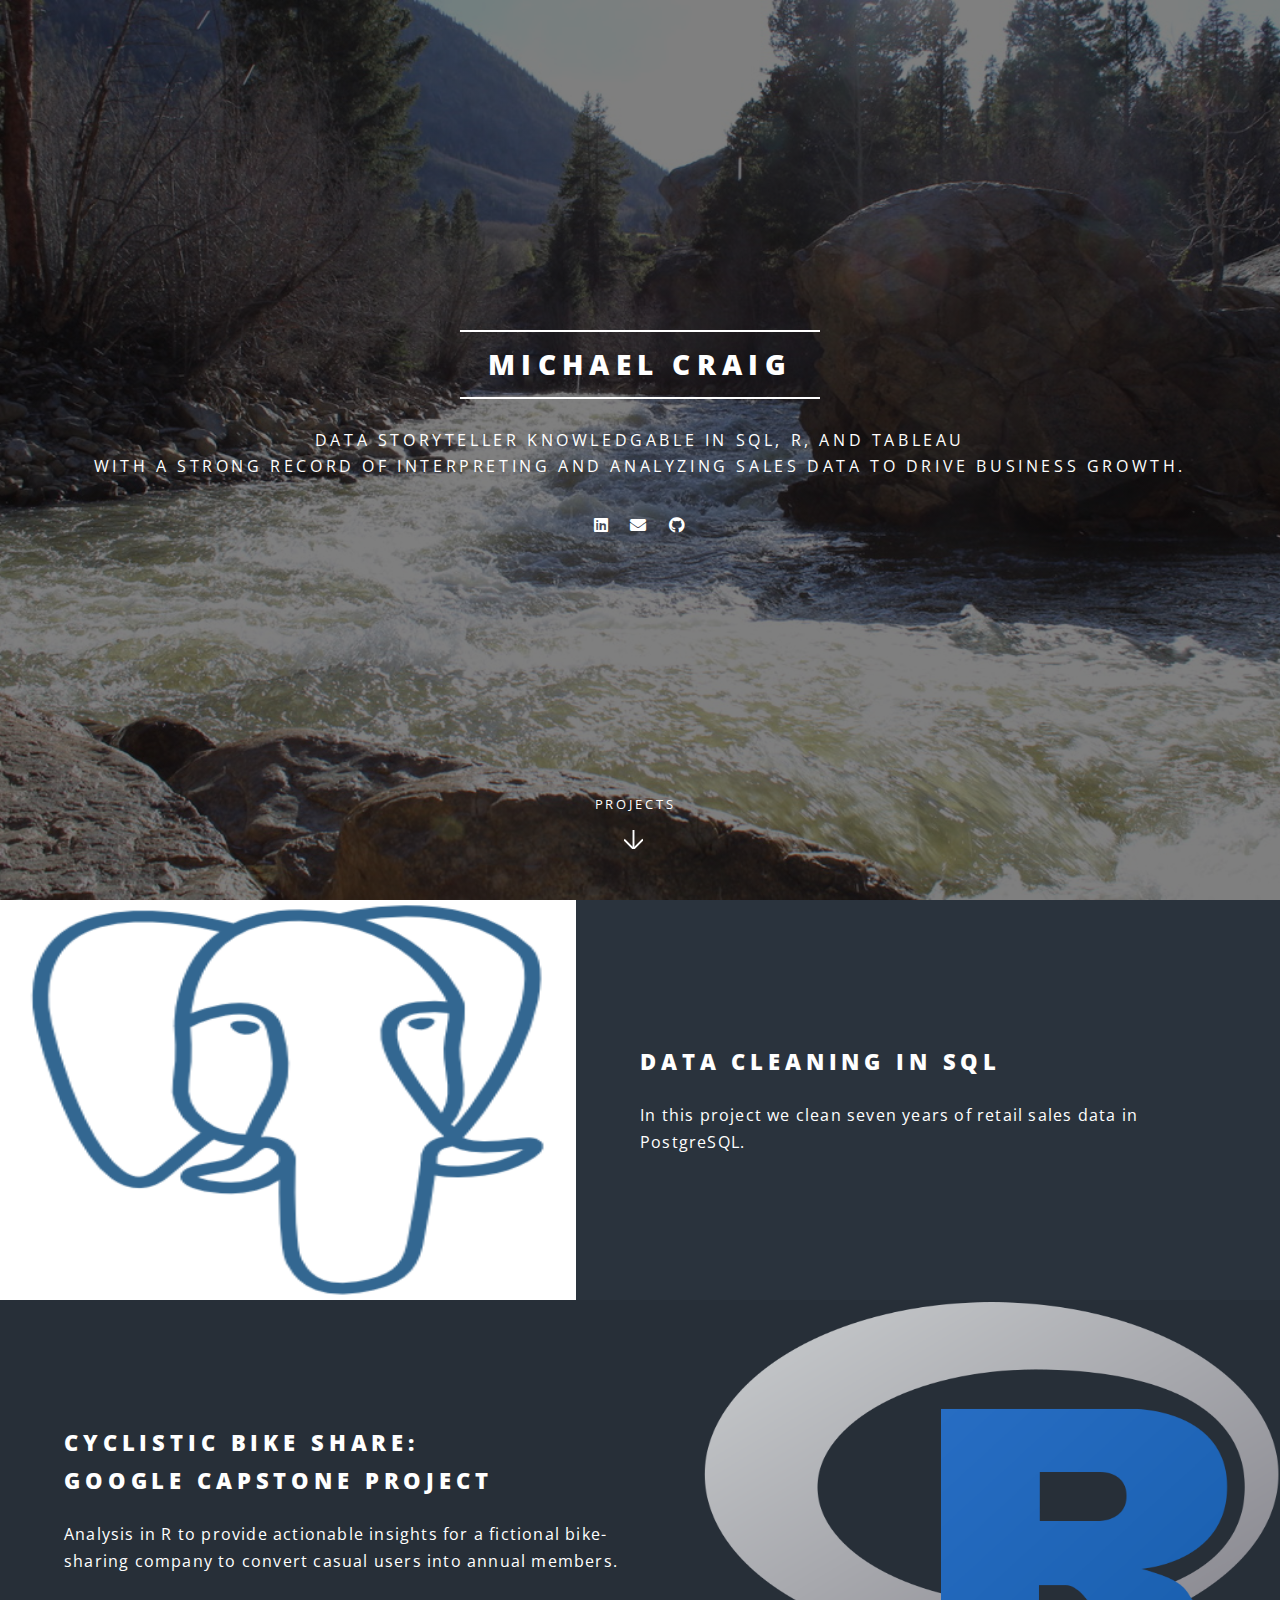
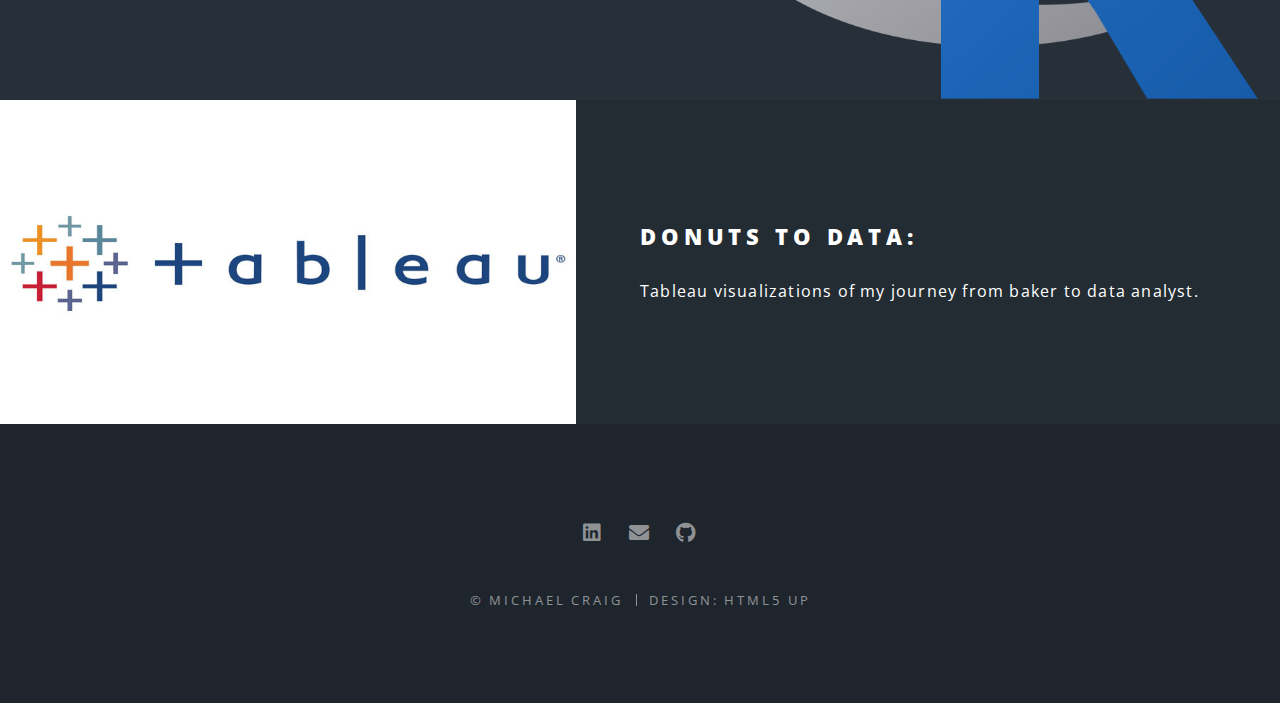
<file: index.html>
<!DOCTYPE HTML>
<!--
	Spectral by HTML5 UP
	html5up.net | @ajlkn
	Free for personal and commercial use under the CCA 3.0 license (html5up.net/license)
-->
<html>
	<head>
		<title>Spectral by HTML5 UP</title>
		<meta charset="utf-8" />
		<meta name="viewport" content="width=device-width, initial-scale=1, user-scalable=no" />
		<link rel="stylesheet" href="assets/css/main.css" />
		<noscript><link rel="stylesheet" href="assets/css/noscript.css" /></noscript>
	</head>
	<body class="landing is-preload">

		<!-- Page Wrapper -->
			<div id="page-wrapper">


				<!-- Banner -->
					<section id="banner">
						<div class="inner">
							<h2>Michael Craig</h2>
							<p>Data storyteller knowledgable in SQL, R, and Tableau  <br />with a strong record of interpreting and analyzing sales data to drive business growth. 
							</p>
							<ul class="icons">
								<li><a href="https://www.linkedin.com/in/michael-craig-bb9a20226/" class="icon brands fa-linkedin"><span class="label">LinkedIn</span></a></li>
								<li><a href="mailto:mike.craig303@gmail.com" class="icon solid fa-envelope"><span class="label">Email</span></a></li>
								<li><a href="https://github.com/mike-craig303"><span class="icon brands fa-github"><span class="label">GitHub</span></a></li>
							</ul>
						</div>
						<a href="#two" class="more scrolly">Projects</a>
					</section>

				<!-- One -->
				<section id="two" class="wrapper alt style2">
					<section class="spotlight">
						<div class="image"><a href="https://github.com/mike-craig303/sql_cleaning_project/tree/main"><img src="images/postgres.png" height="400" width="275" alt=""/><a></div><div class="content">
							<h2><a href="https://github.com/mike-craig303/sql_cleaning_project/tree/main"> Data Cleaning in SQL</a></h2>
							</h2>
							<p>In this project we clean seven years of retail sales data in PostgreSQL.</p>
						</div>
					</section>
					<section class="spotlight">
						<div class="image"><a href="https://www.kaggle.com/mikecraig303/cyclistic-google-data-analytics-case-study?kernelSessionId=79402138"><img src="images/Rlogo.png" height="400" width="275" alt=""/><a></div><div class="content">
							<h2><a href="https://www.kaggle.com/mikecraig303/cyclistic-google-data-analytics-case-study?kernelSessionId=79402138">Cyclistic Bike Share:<br />
							Google Capstone Project</a></h2>
							<p>Analysis in R to provide actionable insights for a fictional bike-sharing company to convert casual users into annual members.  </p>
						</div>
					</section>
					<section class="spotlight">
						<div class="image" ><a href="https://public.tableau.com/app/profile/mike.craig4736"><img src="images/tableau.jpeg" alt=""/></a></div><div class="content">
							<h2><a text-decoration: none; href="https://public.tableau.com/app/profile/mike.craig4736">Donuts to Data:<br />
							</a></h2>
							<p>Tableau visualizations of my journey from baker to data analyst.</p>
						</div>
					</section>
				
					
				<!-- Footer -->
					<footer id="footer">
						<ul class="icons">
							<li><a href="https://www.linkedin.com/in/michael-craig-bb9a20226/" class="icon brands fa-linkedin"><span class="label">LinkedIn</span></a></li>
							<li><a href="mailto:mike.craig303@gmail.com" class="icon solid fa-envelope"><span class="label">Email</span></a></li>
							<li><a href="https://github.com/mike-craig303"><span class="icon brands fa-github"><span class="label">GitHub</span></a></li>
						</ul>
						<ul class="copyright">
							<li>&copy; Michael Craig</li><li>Design: <a href="http://html5up.net">HTML5 UP</a></li>
						</ul>
					</footer>

			</div>

		<!-- Scripts -->
			<script src="assets/js/jquery.min.js"></script>
			<script src="assets/js/jquery.scrollex.min.js"></script>
			<script src="assets/js/jquery.scrolly.min.js"></script>
			<script src="assets/js/browser.min.js"></script>
			<script src="assets/js/breakpoints.min.js"></script>
			<script src="assets/js/util.js"></script>
			<script src="assets/js/main.js"></script>

	</body>
</html>
</file>
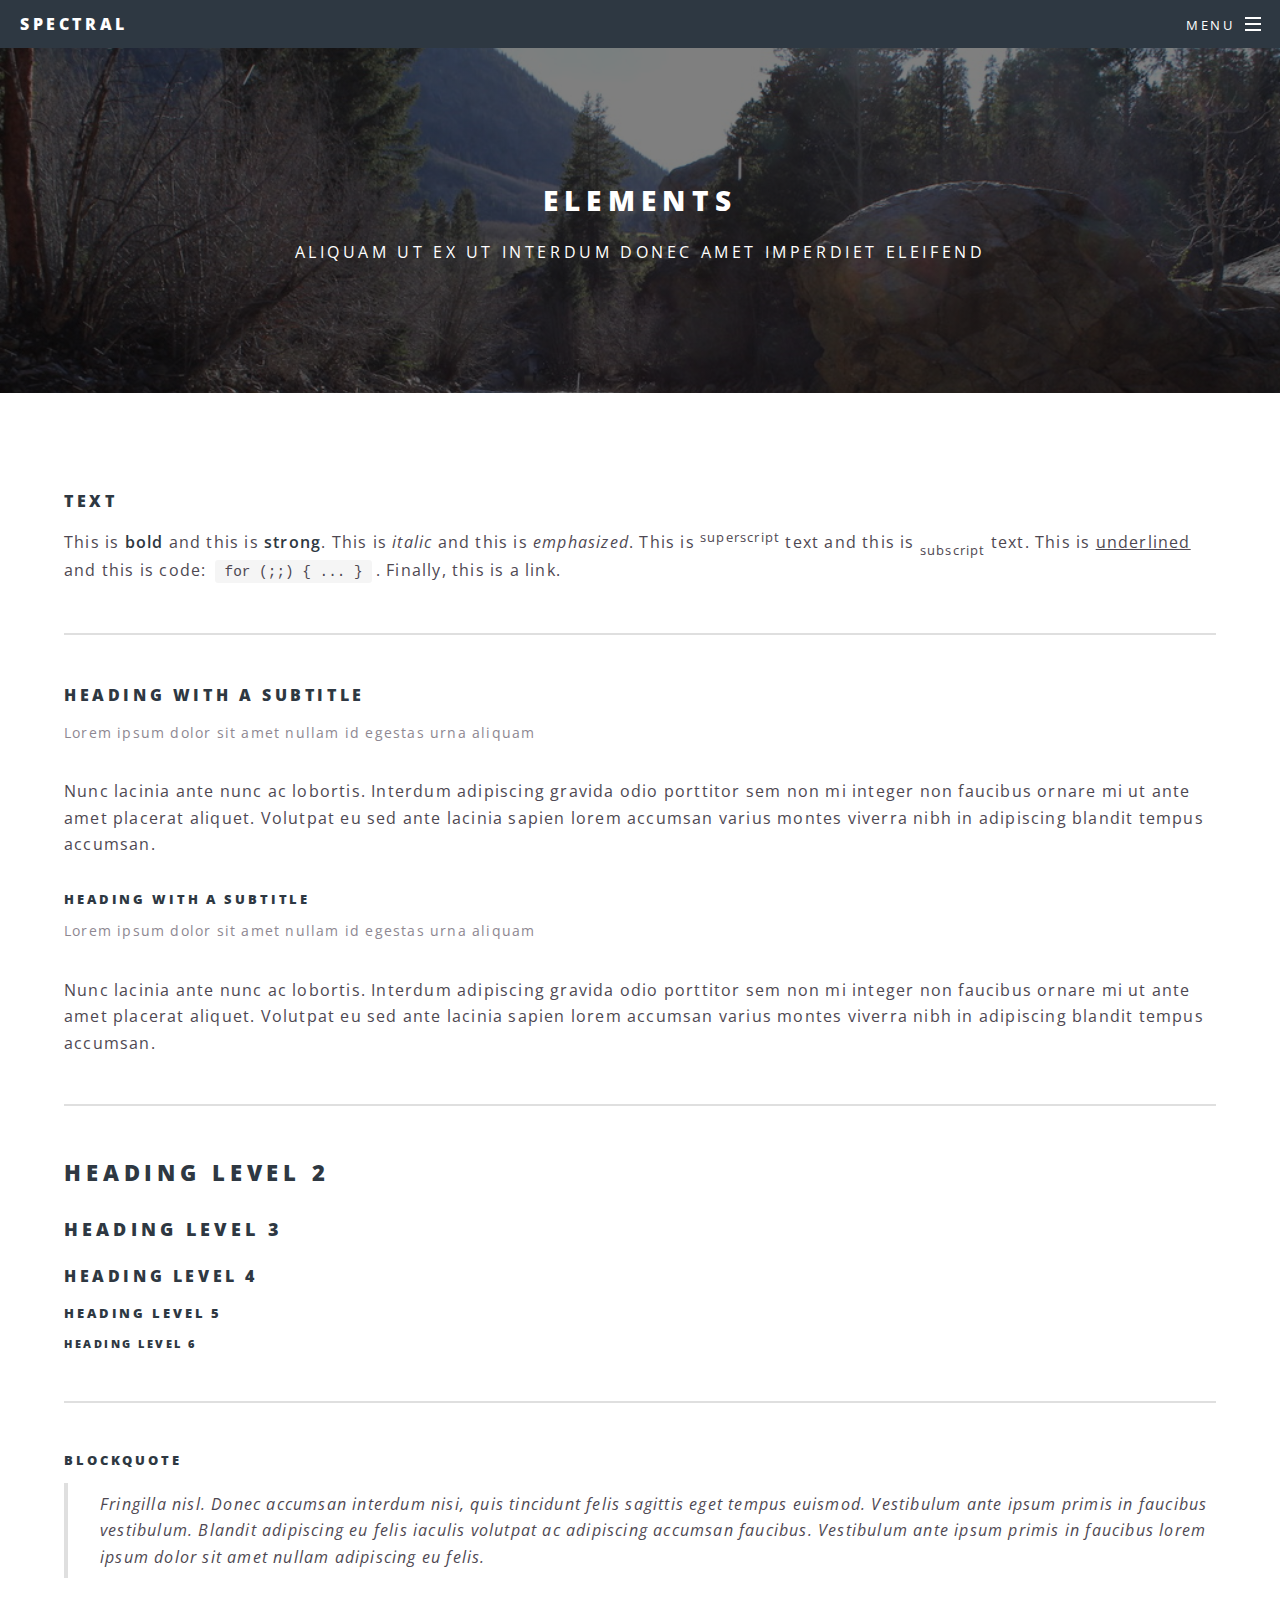
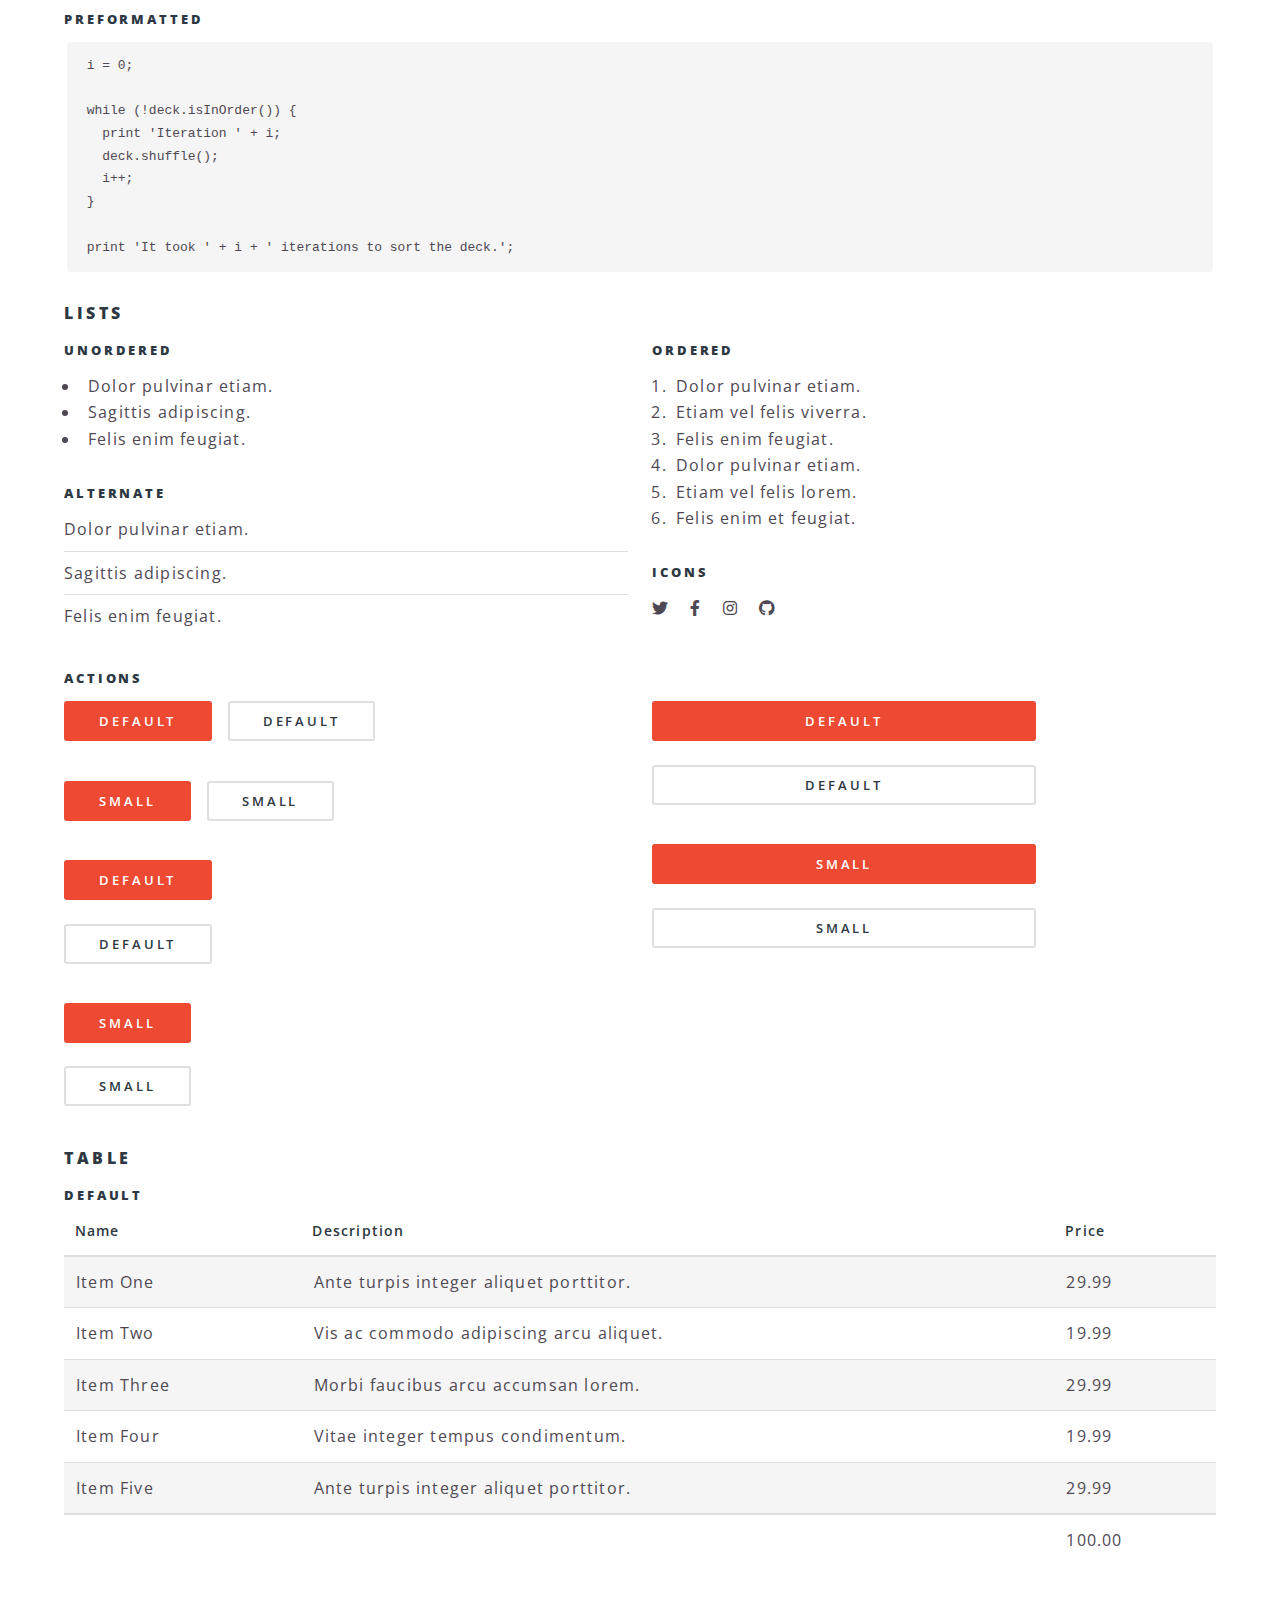
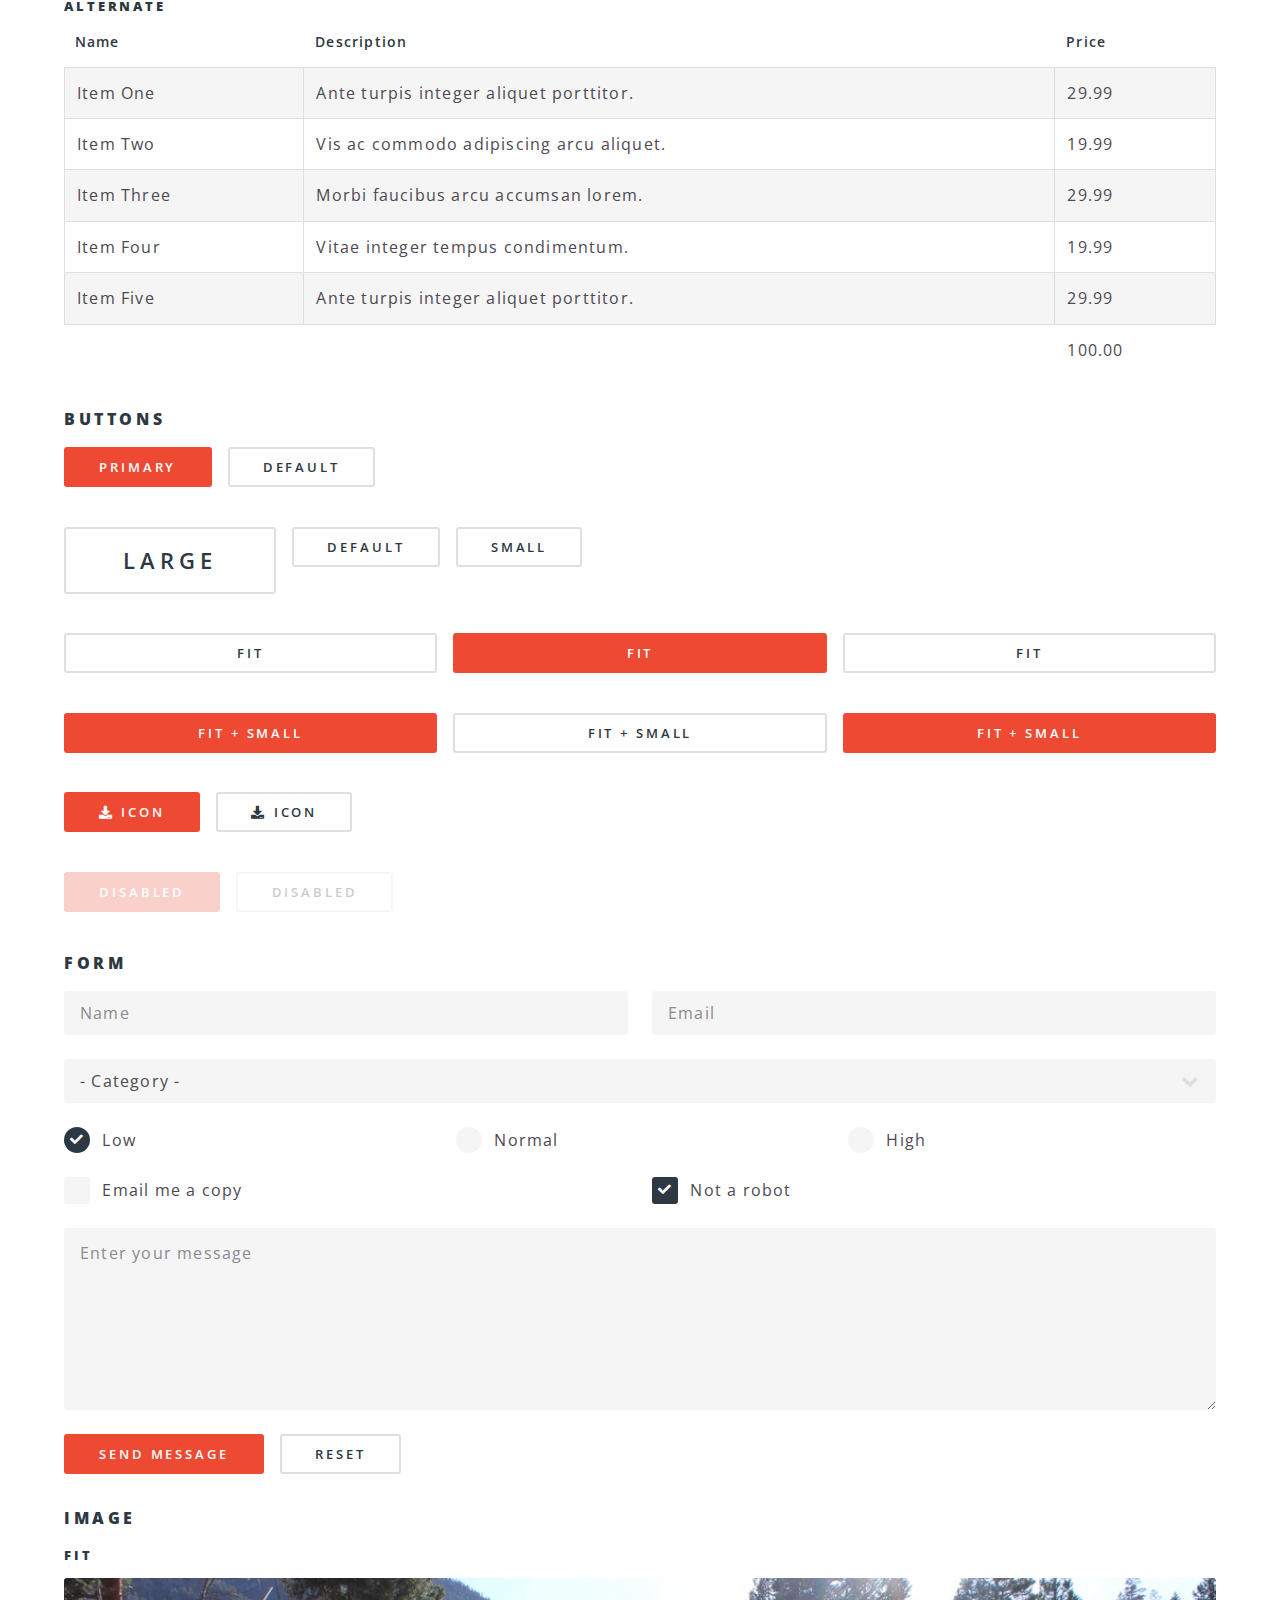
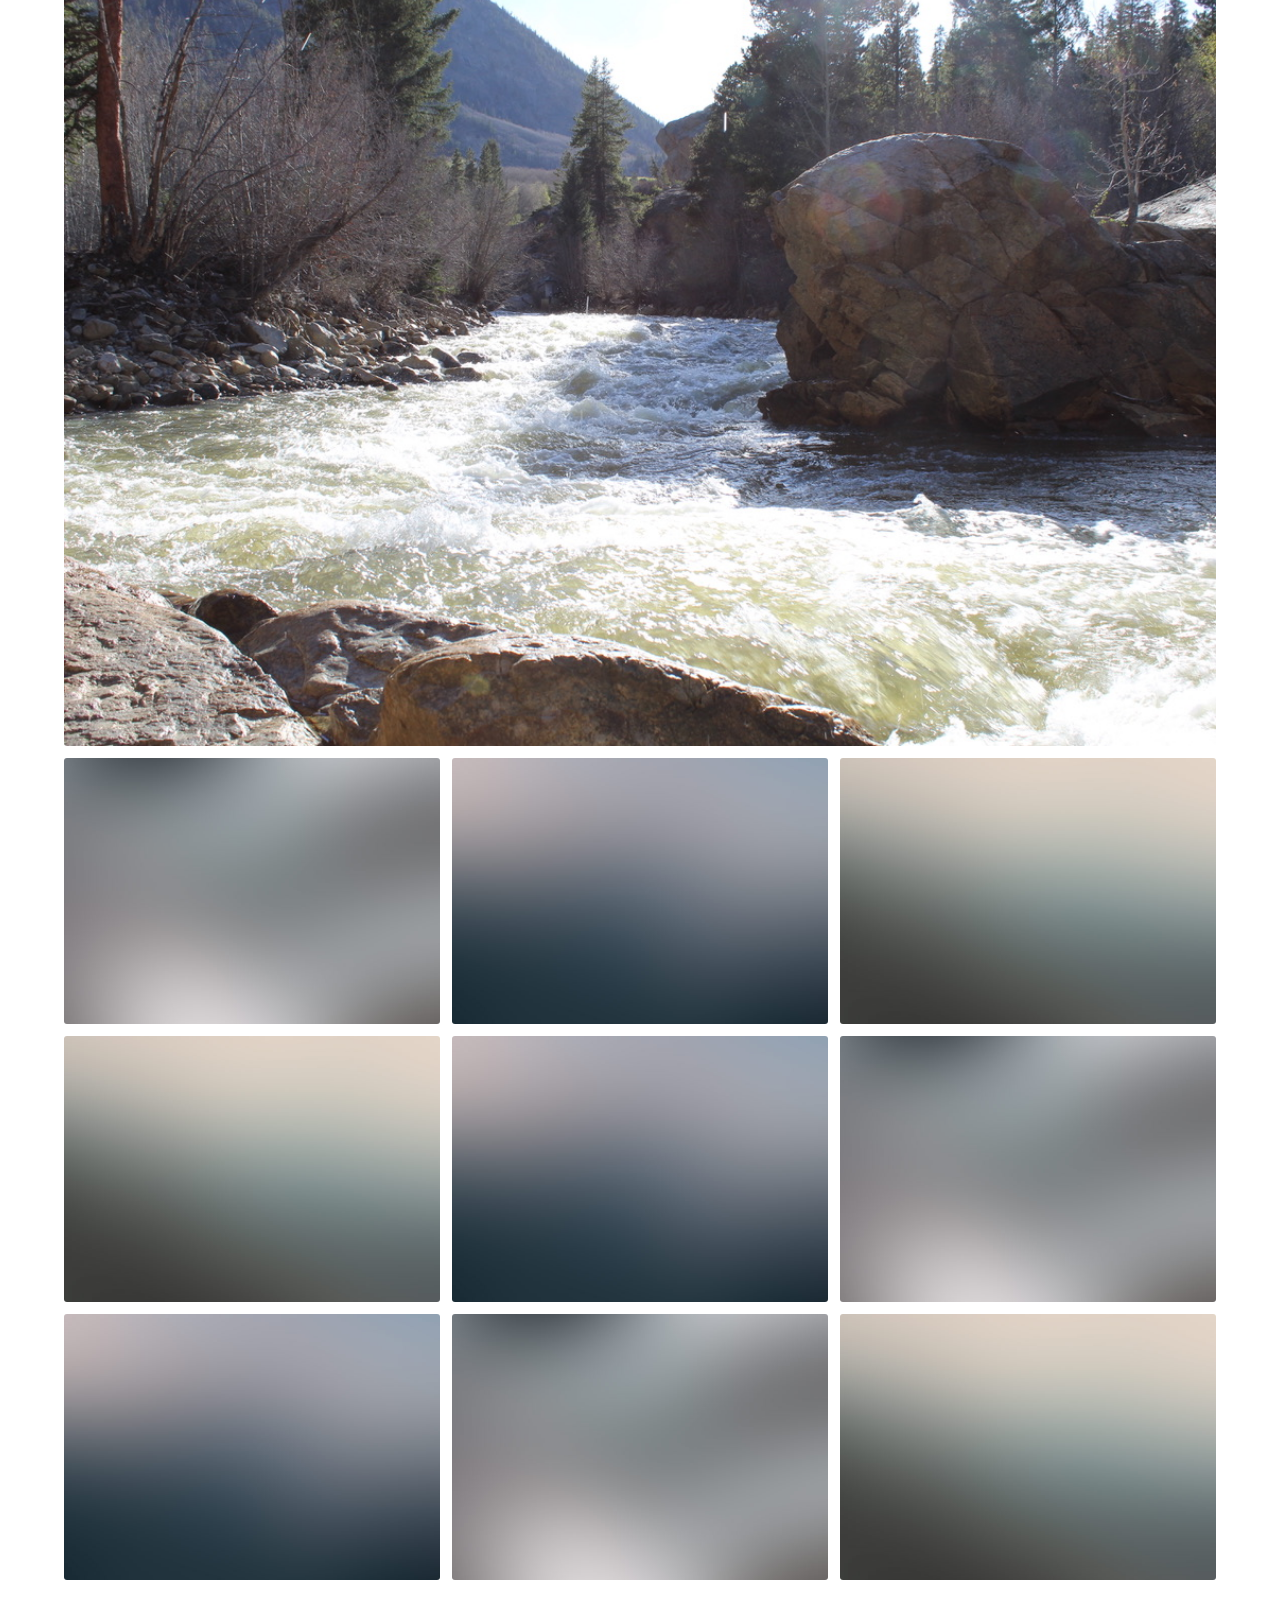
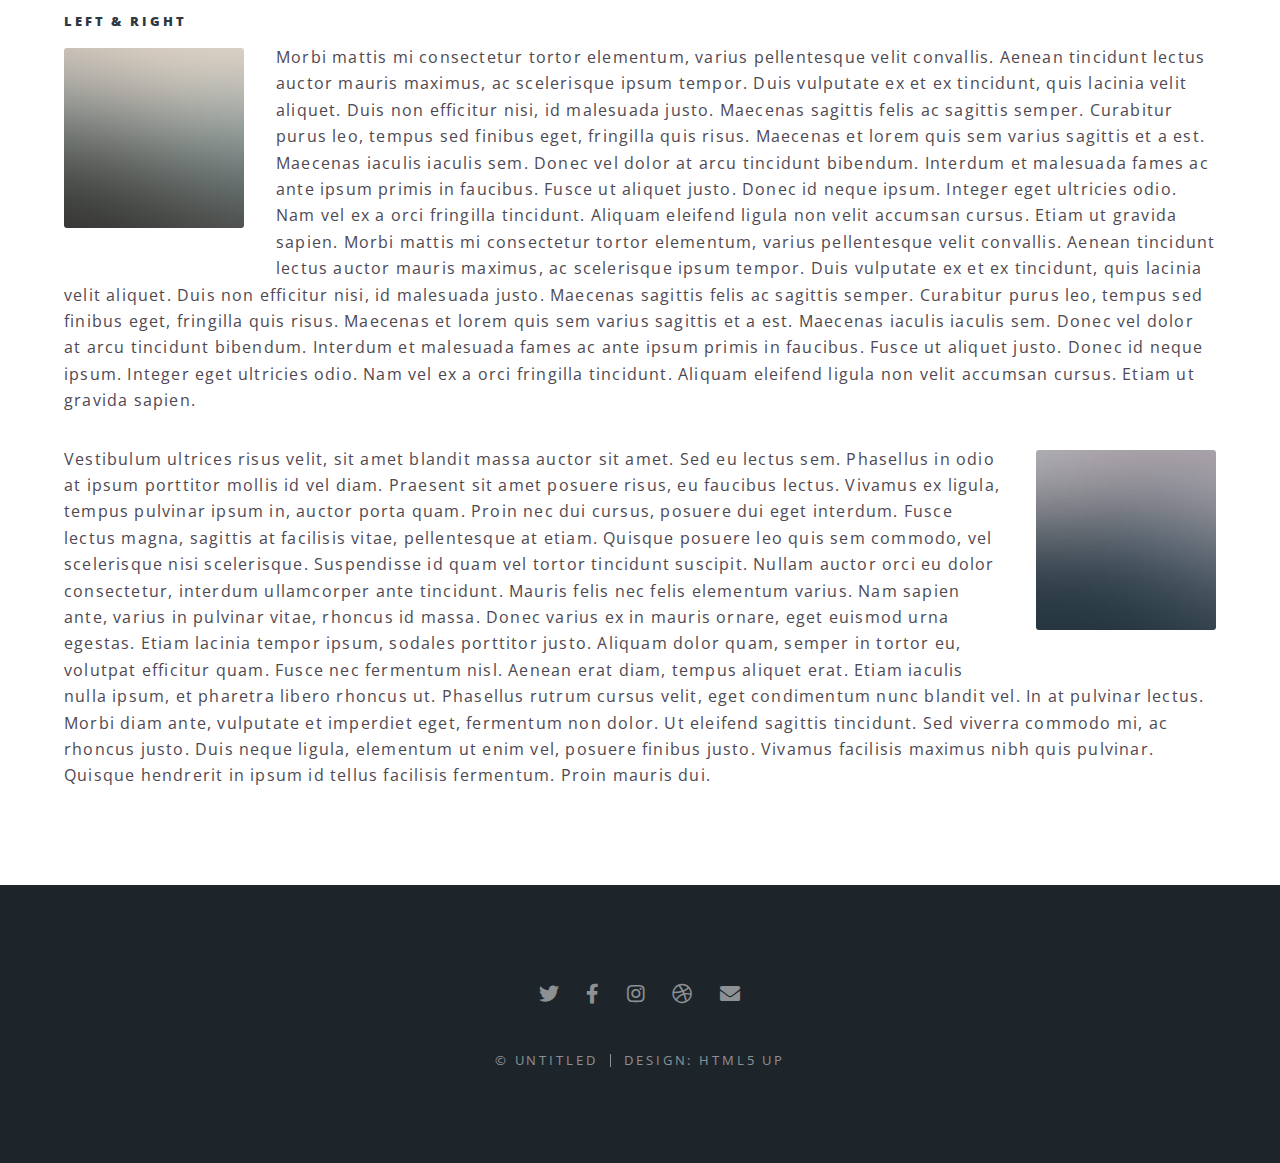
<file: elements.html>
<!DOCTYPE HTML>
<!--
	Spectral by HTML5 UP
	html5up.net | @ajlkn
	Free for personal and commercial use under the CCA 3.0 license (html5up.net/license)
-->
<html>
	<head>
		<title>Elements - Spectral by HTML5 UP</title>
		<meta charset="utf-8" />
		<meta name="viewport" content="width=device-width, initial-scale=1, user-scalable=no" />
		<link rel="stylesheet" href="assets/css/main.css" />
		<noscript><link rel="stylesheet" href="assets/css/noscript.css" /></noscript>
	</head>
	<body class="is-preload">

		<!-- Page Wrapper -->
			<div id="page-wrapper">

				<!-- Header -->
					<header id="header">
						<h1><a href="index.html">Spectral</a></h1>
						<nav id="nav">
							<ul>
								<li class="special">
									<a href="#menu" class="menuToggle"><span>Menu</span></a>
									<div id="menu">
										<ul>
											<li><a href="index.html">Home</a></li>
											<li><a href="generic.html">Generic</a></li>
											<li><a href="elements.html">Elements</a></li>
											<li><a href="#">Sign Up</a></li>
											<li><a href="#">Log In</a></li>
										</ul>
									</div>
								</li>
							</ul>
						</nav>
					</header>

				<!-- Main -->
					<article id="main">
						<header>
							<h2>Elements</h2>
							<p>Aliquam ut ex ut interdum donec amet imperdiet eleifend</p>
						</header>
						<section class="wrapper style5">
							<div class="inner">

								<section>
									<h4>Text</h4>
									<p>This is <b>bold</b> and this is <strong>strong</strong>. This is <i>italic</i> and this is <em>emphasized</em>.
									This is <sup>superscript</sup> text and this is <sub>subscript</sub> text.
									This is <u>underlined</u> and this is code: <code>for (;;) { ... }</code>. Finally, <a href="#">this is a link</a>.</p>
									<hr />
									<header>
										<h4>Heading with a Subtitle</h4>
										<p>Lorem ipsum dolor sit amet nullam id egestas urna aliquam</p>
									</header>
									<p>Nunc lacinia ante nunc ac lobortis. Interdum adipiscing gravida odio porttitor sem non mi integer non faucibus ornare mi ut ante amet placerat aliquet. Volutpat eu sed ante lacinia sapien lorem accumsan varius montes viverra nibh in adipiscing blandit tempus accumsan.</p>
									<header>
										<h5>Heading with a Subtitle</h5>
										<p>Lorem ipsum dolor sit amet nullam id egestas urna aliquam</p>
									</header>
									<p>Nunc lacinia ante nunc ac lobortis. Interdum adipiscing gravida odio porttitor sem non mi integer non faucibus ornare mi ut ante amet placerat aliquet. Volutpat eu sed ante lacinia sapien lorem accumsan varius montes viverra nibh in adipiscing blandit tempus accumsan.</p>
									<hr />
									<h2>Heading Level 2</h2>
									<h3>Heading Level 3</h3>
									<h4>Heading Level 4</h4>
									<h5>Heading Level 5</h5>
									<h6>Heading Level 6</h6>
									<hr />
									<h5>Blockquote</h5>
									<blockquote>Fringilla nisl. Donec accumsan interdum nisi, quis tincidunt felis sagittis eget tempus euismod. Vestibulum ante ipsum primis in faucibus vestibulum. Blandit adipiscing eu felis iaculis volutpat ac adipiscing accumsan faucibus. Vestibulum ante ipsum primis in faucibus lorem ipsum dolor sit amet nullam adipiscing eu felis.</blockquote>
									<h5>Preformatted</h5>
									<pre><code>i = 0;

while (!deck.isInOrder()) {
  print 'Iteration ' + i;
  deck.shuffle();
  i++;
}

print 'It took ' + i + ' iterations to sort the deck.';</code></pre>
								</section>

								<section>
									<h4>Lists</h4>
									<div class="row">
										<div class="col-6 col-12-medium">
											<h5>Unordered</h5>
											<ul>
												<li>Dolor pulvinar etiam.</li>
												<li>Sagittis adipiscing.</li>
												<li>Felis enim feugiat.</li>
											</ul>
											<h5>Alternate</h5>
											<ul class="alt">
												<li>Dolor pulvinar etiam.</li>
												<li>Sagittis adipiscing.</li>
												<li>Felis enim feugiat.</li>
											</ul>
										</div>
										<div class="col-6 col-12-medium">
											<h5>Ordered</h5>
											<ol>
												<li>Dolor pulvinar etiam.</li>
												<li>Etiam vel felis viverra.</li>
												<li>Felis enim feugiat.</li>
												<li>Dolor pulvinar etiam.</li>
												<li>Etiam vel felis lorem.</li>
												<li>Felis enim et feugiat.</li>
											</ol>
											<h5>Icons</h5>
											<ul class="icons">
												<li><a href="#" class="icon brands fa-twitter"><span class="label">Twitter</span></a></li>
												<li><a href="#" class="icon brands fa-facebook-f"><span class="label">Facebook</span></a></li>
												<li><a href="#" class="icon brands fa-instagram"><span class="label">Instagram</span></a></li>
												<li><a href="#" class="icon brands fa-github"><span class="label">Github</span></a></li>
											</ul>
										</div>
									</div>
									<h5>Actions</h5>
									<div class="row">
										<div class="col-6 col-12-medium">
											<ul class="actions">
												<li><a href="#" class="button primary">Default</a></li>
												<li><a href="#" class="button">Default</a></li>
											</ul>
											<ul class="actions small">
												<li><a href="#" class="button primary small">Small</a></li>
												<li><a href="#" class="button small">Small</a></li>
											</ul>
											<ul class="actions stacked">
												<li><a href="#" class="button primary">Default</a></li>
												<li><a href="#" class="button">Default</a></li>
											</ul>
											<ul class="actions stacked">
												<li><a href="#" class="button primary small">Small</a></li>
												<li><a href="#" class="button small">Small</a></li>
											</ul>
										</div>
										<div class="col-6 col-12-medium">
											<ul class="actions stacked">
												<li><a href="#" class="button primary fit">Default</a></li>
												<li><a href="#" class="button fit">Default</a></li>
											</ul>
											<ul class="actions stacked">
												<li><a href="#" class="button primary small fit">Small</a></li>
												<li><a href="#" class="button small fit">Small</a></li>
											</ul>
										</div>
									</div>
								</section>

								<section>
									<h4>Table</h4>
									<h5>Default</h5>
									<div class="table-wrapper">
										<table>
											<thead>
												<tr>
													<th>Name</th>
													<th>Description</th>
													<th>Price</th>
												</tr>
											</thead>
											<tbody>
												<tr>
													<td>Item One</td>
													<td>Ante turpis integer aliquet porttitor.</td>
													<td>29.99</td>
												</tr>
												<tr>
													<td>Item Two</td>
													<td>Vis ac commodo adipiscing arcu aliquet.</td>
													<td>19.99</td>
												</tr>
												<tr>
													<td>Item Three</td>
													<td> Morbi faucibus arcu accumsan lorem.</td>
													<td>29.99</td>
												</tr>
												<tr>
													<td>Item Four</td>
													<td>Vitae integer tempus condimentum.</td>
													<td>19.99</td>
												</tr>
												<tr>
													<td>Item Five</td>
													<td>Ante turpis integer aliquet porttitor.</td>
													<td>29.99</td>
												</tr>
											</tbody>
											<tfoot>
												<tr>
													<td colspan="2"></td>
													<td>100.00</td>
												</tr>
											</tfoot>
										</table>
									</div>

									<h5>Alternate</h5>
									<div class="table-wrapper">
										<table class="alt">
											<thead>
												<tr>
													<th>Name</th>
													<th>Description</th>
													<th>Price</th>
												</tr>
											</thead>
											<tbody>
												<tr>
													<td>Item One</td>
													<td>Ante turpis integer aliquet porttitor.</td>
													<td>29.99</td>
												</tr>
												<tr>
													<td>Item Two</td>
													<td>Vis ac commodo adipiscing arcu aliquet.</td>
													<td>19.99</td>
												</tr>
												<tr>
													<td>Item Three</td>
													<td> Morbi faucibus arcu accumsan lorem.</td>
													<td>29.99</td>
												</tr>
												<tr>
													<td>Item Four</td>
													<td>Vitae integer tempus condimentum.</td>
													<td>19.99</td>
												</tr>
												<tr>
													<td>Item Five</td>
													<td>Ante turpis integer aliquet porttitor.</td>
													<td>29.99</td>
												</tr>
											</tbody>
											<tfoot>
												<tr>
													<td colspan="2"></td>
													<td>100.00</td>
												</tr>
											</tfoot>
										</table>
									</div>
								</section>

								<section>
									<h4>Buttons</h4>
									<ul class="actions">
										<li><a href="#" class="button primary">Primary</a></li>
										<li><a href="#" class="button">Default</a></li>
									</ul>
									<ul class="actions">
										<li><a href="#" class="button large">Large</a></li>
										<li><a href="#" class="button">Default</a></li>
										<li><a href="#" class="button small">Small</a></li>
									</ul>
									<ul class="actions fit">
										<li><a href="#" class="button fit">Fit</a></li>
										<li><a href="#" class="button primary fit">Fit</a></li>
										<li><a href="#" class="button fit">Fit</a></li>
									</ul>
									<ul class="actions fit small">
										<li><a href="#" class="button primary fit small">Fit + Small</a></li>
										<li><a href="#" class="button fit small">Fit + Small</a></li>
										<li><a href="#" class="button primary fit small">Fit + Small</a></li>
									</ul>
									<ul class="actions">
										<li><a href="#" class="button primary icon solid fa-download">Icon</a></li>
										<li><a href="#" class="button icon solid fa-download">Icon</a></li>
									</ul>
									<ul class="actions">
										<li><span class="button primary disabled">Disabled</span></li>
										<li><span class="button disabled">Disabled</span></li>
									</ul>
								</section>

								<section>
									<h4>Form</h4>
									<form method="post" action="#">
										<div class="row gtr-uniform">
											<div class="col-6 col-12-xsmall">
												<input type="text" name="demo-name" id="demo-name" value="" placeholder="Name" />
											</div>
											<div class="col-6 col-12-xsmall">
												<input type="email" name="demo-email" id="demo-email" value="" placeholder="Email" />
											</div>
											<div class="col-12">
												<select name="demo-category" id="demo-category">
													<option value="">- Category -</option>
													<option value="1">Manufacturing</option>
													<option value="1">Shipping</option>
													<option value="1">Administration</option>
													<option value="1">Human Resources</option>
												</select>
											</div>
											<div class="col-4 col-12-small">
												<input type="radio" id="demo-priority-low" name="demo-priority" checked>
												<label for="demo-priority-low">Low</label>
											</div>
											<div class="col-4 col-12-small">
												<input type="radio" id="demo-priority-normal" name="demo-priority">
												<label for="demo-priority-normal">Normal</label>
											</div>
											<div class="col-4 col-12-small">
												<input type="radio" id="demo-priority-high" name="demo-priority">
												<label for="demo-priority-high">High</label>
											</div>
											<div class="col-6 col-12-small">
												<input type="checkbox" id="demo-copy" name="demo-copy">
												<label for="demo-copy">Email me a copy</label>
											</div>
											<div class="col-6 col-12-small">
												<input type="checkbox" id="demo-human" name="demo-human" checked>
												<label for="demo-human">Not a robot</label>
											</div>
											<div class="col-12">
												<textarea name="demo-message" id="demo-message" placeholder="Enter your message" rows="6"></textarea>
											</div>
											<div class="col-12">
												<ul class="actions">
													<li><input type="submit" value="Send Message" class="primary" /></li>
													<li><input type="reset" value="Reset" /></li>
												</ul>
											</div>
										</div>
									</form>
								</section>

								<section>
									<h4>Image</h4>
									<h5>Fit</h5>
									<div class="box alt">
										<div class="row gtr-50 gtr-uniform">
											<div class="col-12"><span class="image fit"><img src="images/banner.jpg" alt="" /></span></div>
											<div class="col-4"><span class="image fit"><img src="images/pic01.jpg" alt="" /></span></div>
											<div class="col-4"><span class="image fit"><img src="images/pic02.jpg" alt="" /></span></div>
											<div class="col-4"><span class="image fit"><img src="images/pic03.jpg" alt="" /></span></div>
											<div class="col-4"><span class="image fit"><img src="images/pic03.jpg" alt="" /></span></div>
											<div class="col-4"><span class="image fit"><img src="images/pic02.jpg" alt="" /></span></div>
											<div class="col-4"><span class="image fit"><img src="images/pic01.jpg" alt="" /></span></div>
											<div class="col-4"><span class="image fit"><img src="images/pic02.jpg" alt="" /></span></div>
											<div class="col-4"><span class="image fit"><img src="images/pic01.jpg" alt="" /></span></div>
											<div class="col-4"><span class="image fit"><img src="images/pic03.jpg" alt="" /></span></div>
										</div>
									</div>
									<h5>Left &amp; Right</h5>
									<p><span class="image left"><img src="images/pic04.jpg" alt="" /></span>Morbi mattis mi consectetur tortor elementum, varius pellentesque velit convallis. Aenean tincidunt lectus auctor mauris maximus, ac scelerisque ipsum tempor. Duis vulputate ex et ex tincidunt, quis lacinia velit aliquet. Duis non efficitur nisi, id malesuada justo. Maecenas sagittis felis ac sagittis semper. Curabitur purus leo, tempus sed finibus eget, fringilla quis risus. Maecenas et lorem quis sem varius sagittis et a est. Maecenas iaculis iaculis sem. Donec vel dolor at arcu tincidunt bibendum. Interdum et malesuada fames ac ante ipsum primis in faucibus. Fusce ut aliquet justo. Donec id neque ipsum. Integer eget ultricies odio. Nam vel ex a orci fringilla tincidunt. Aliquam eleifend ligula non velit accumsan cursus. Etiam ut gravida sapien. Morbi mattis mi consectetur tortor elementum, varius pellentesque velit convallis. Aenean tincidunt lectus auctor mauris maximus, ac scelerisque ipsum tempor. Duis vulputate ex et ex tincidunt, quis lacinia velit aliquet. Duis non efficitur nisi, id malesuada justo. Maecenas sagittis felis ac sagittis semper. Curabitur purus leo, tempus sed finibus eget, fringilla quis risus. Maecenas et lorem quis sem varius sagittis et a est. Maecenas iaculis iaculis sem. Donec vel dolor at arcu tincidunt bibendum. Interdum et malesuada fames ac ante ipsum primis in faucibus. Fusce ut aliquet justo. Donec id neque ipsum. Integer eget ultricies odio. Nam vel ex a orci fringilla tincidunt. Aliquam eleifend ligula non velit accumsan cursus. Etiam ut gravida sapien.</p>
									<p><span class="image right"><img src="images/pic05.jpg" alt="" /></span>Vestibulum ultrices risus velit, sit amet blandit massa auctor sit amet. Sed eu lectus sem. Phasellus in odio at ipsum porttitor mollis id vel diam. Praesent sit amet posuere risus, eu faucibus lectus. Vivamus ex ligula, tempus pulvinar ipsum in, auctor porta quam. Proin nec dui cursus, posuere dui eget interdum. Fusce lectus magna, sagittis at facilisis vitae, pellentesque at etiam. Quisque posuere leo quis sem commodo, vel scelerisque nisi scelerisque. Suspendisse id quam vel tortor tincidunt suscipit. Nullam auctor orci eu dolor consectetur, interdum ullamcorper ante tincidunt. Mauris felis nec felis elementum varius. Nam sapien ante, varius in pulvinar vitae, rhoncus id massa. Donec varius ex in mauris ornare, eget euismod urna egestas. Etiam lacinia tempor ipsum, sodales porttitor justo. Aliquam dolor quam, semper in tortor eu, volutpat efficitur quam. Fusce nec fermentum nisl. Aenean erat diam, tempus aliquet erat. Etiam iaculis nulla ipsum, et pharetra libero rhoncus ut. Phasellus rutrum cursus velit, eget condimentum nunc blandit vel. In at pulvinar lectus. Morbi diam ante, vulputate et imperdiet eget, fermentum non dolor. Ut eleifend sagittis tincidunt. Sed viverra commodo mi, ac rhoncus justo. Duis neque ligula, elementum ut enim vel, posuere finibus justo. Vivamus facilisis maximus nibh quis pulvinar. Quisque hendrerit in ipsum id tellus facilisis fermentum. Proin mauris dui.</p>
								</section>

							</div>
						</section>
					</article>

				<!-- Footer -->
					<footer id="footer">
						<ul class="icons">
							<li><a href="#" class="icon brands fa-twitter"><span class="label">Twitter</span></a></li>
							<li><a href="#" class="icon brands fa-facebook-f"><span class="label">Facebook</span></a></li>
							<li><a href="#" class="icon brands fa-instagram"><span class="label">Instagram</span></a></li>
							<li><a href="#" class="icon brands fa-dribbble"><span class="label">Dribbble</span></a></li>
							<li><a href="#" class="icon solid fa-envelope"><span class="label">Email</span></a></li>
						</ul>
						<ul class="copyright">
							<li>&copy; Untitled</li><li>Design: <a href="http://html5up.net">HTML5 UP</a></li>
						</ul>
					</footer>

			</div>

		<!-- Scripts -->
			<script src="assets/js/jquery.min.js"></script>
			<script src="assets/js/jquery.scrollex.min.js"></script>
			<script src="assets/js/jquery.scrolly.min.js"></script>
			<script src="assets/js/browser.min.js"></script>
			<script src="assets/js/breakpoints.min.js"></script>
			<script src="assets/js/util.js"></script>
			<script src="assets/js/main.js"></script>

	</body>
</html>
</file>
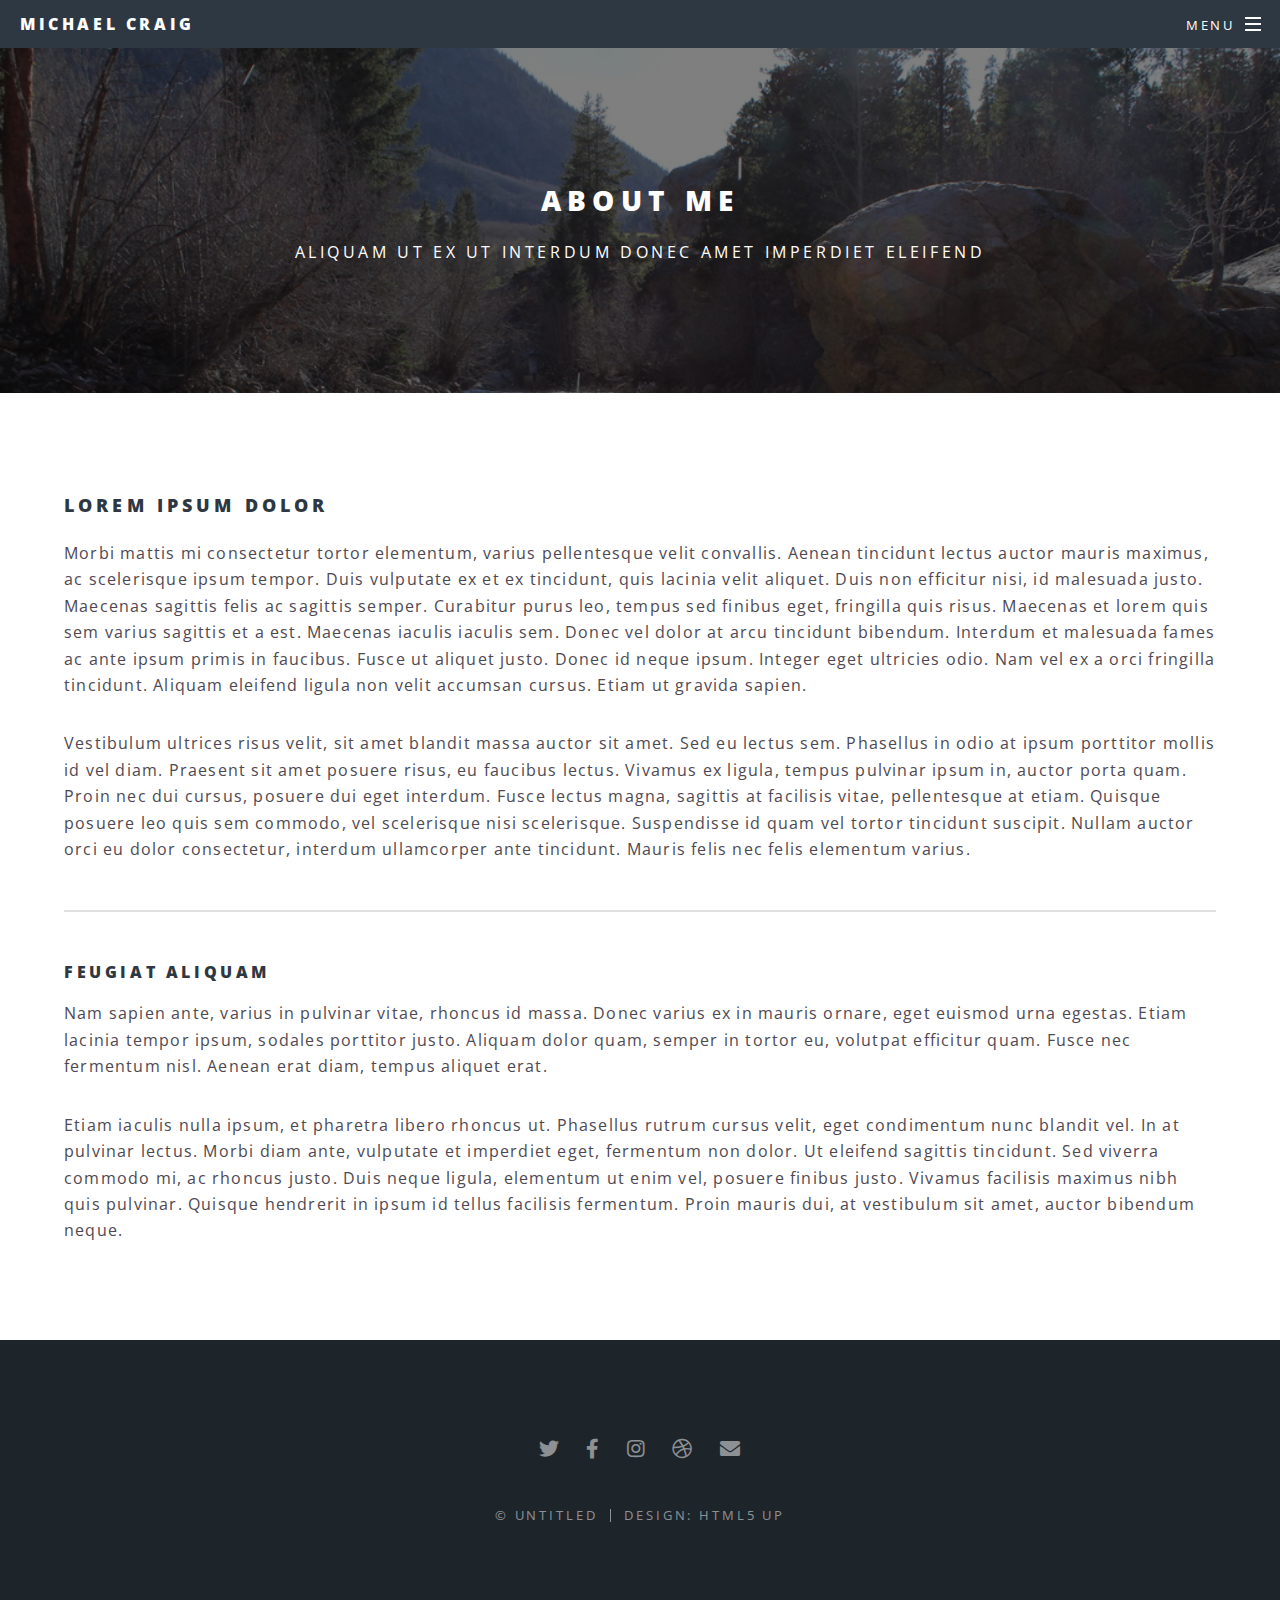
<file: generic.html>
<!DOCTYPE HTML>
<!--
	Spectral by HTML5 UP
	html5up.net | @ajlkn
	Free for personal and commercial use under the CCA 3.0 license (html5up.net/license)
-->
<html>
	<head>
		<title>Generic - Spectral by HTML5 UP</title>
		<meta charset="utf-8" />
		<meta name="viewport" content="width=device-width, initial-scale=1, user-scalable=no" />
		<link rel="stylesheet" href="assets/css/main.css" />
		<noscript><link rel="stylesheet" href="assets/css/noscript.css" /></noscript>
	</head>
	<body class="is-preload">

		<!-- Page Wrapper -->
			<div id="page-wrapper">

				<!-- Header -->
					<header id="header">
						<h1><a href="index.html">Michael Craig</a></h1>
						<nav id="nav">
							<ul>
								<li class="special">
									<a href="#menu" class="menuToggle"><span>Menu</span></a>
									<div id="menu">
										<ul>
											<li><a href="index.html">Home</a></li>
											<li><a href="generic.html">Generic</a></li>
											<li><a href="elements.html">Elements</a></li>
											<li><a href="#">Sign Up</a></li>
											<li><a href="#">Log In</a></li>
										</ul>
									</div>
								</li>
							</ul>
						</nav>
					</header>

				<!-- Main -->
					<article id="main">
						<header>
							<h2>About Me</h2>
							<p>Aliquam ut ex ut interdum donec amet imperdiet eleifend</p>
						</header>
						<section class="wrapper style5">
							<div class="inner">

								<h3>Lorem ipsum dolor</h3>
								<p>Morbi mattis mi consectetur tortor elementum, varius pellentesque velit convallis. Aenean tincidunt lectus auctor mauris maximus, ac scelerisque ipsum tempor. Duis vulputate ex et ex tincidunt, quis lacinia velit aliquet. Duis non efficitur nisi, id malesuada justo. Maecenas sagittis felis ac sagittis semper. Curabitur purus leo, tempus sed finibus eget, fringilla quis risus. Maecenas et lorem quis sem varius sagittis et a est. Maecenas iaculis iaculis sem. Donec vel dolor at arcu tincidunt bibendum. Interdum et malesuada fames ac ante ipsum primis in faucibus. Fusce ut aliquet justo. Donec id neque ipsum. Integer eget ultricies odio. Nam vel ex a orci fringilla tincidunt. Aliquam eleifend ligula non velit accumsan cursus. Etiam ut gravida sapien.</p>

								<p>Vestibulum ultrices risus velit, sit amet blandit massa auctor sit amet. Sed eu lectus sem. Phasellus in odio at ipsum porttitor mollis id vel diam. Praesent sit amet posuere risus, eu faucibus lectus. Vivamus ex ligula, tempus pulvinar ipsum in, auctor porta quam. Proin nec dui cursus, posuere dui eget interdum. Fusce lectus magna, sagittis at facilisis vitae, pellentesque at etiam. Quisque posuere leo quis sem commodo, vel scelerisque nisi scelerisque. Suspendisse id quam vel tortor tincidunt suscipit. Nullam auctor orci eu dolor consectetur, interdum ullamcorper ante tincidunt. Mauris felis nec felis elementum varius.</p>

								<hr />

								<h4>Feugiat aliquam</h4>
								<p>Nam sapien ante, varius in pulvinar vitae, rhoncus id massa. Donec varius ex in mauris ornare, eget euismod urna egestas. Etiam lacinia tempor ipsum, sodales porttitor justo. Aliquam dolor quam, semper in tortor eu, volutpat efficitur quam. Fusce nec fermentum nisl. Aenean erat diam, tempus aliquet erat.</p>

								<p>Etiam iaculis nulla ipsum, et pharetra libero rhoncus ut. Phasellus rutrum cursus velit, eget condimentum nunc blandit vel. In at pulvinar lectus. Morbi diam ante, vulputate et imperdiet eget, fermentum non dolor. Ut eleifend sagittis tincidunt. Sed viverra commodo mi, ac rhoncus justo. Duis neque ligula, elementum ut enim vel, posuere finibus justo. Vivamus facilisis maximus nibh quis pulvinar. Quisque hendrerit in ipsum id tellus facilisis fermentum. Proin mauris dui, at vestibulum sit amet, auctor bibendum neque.</p>

							</div>
						</section>
					</article>

				<!-- Footer -->
					<footer id="footer">
						<ul class="icons">
							<li><a href="#" class="icon brands fa-twitter"><span class="label">Twitter</span></a></li>
							<li><a href="#" class="icon brands fa-facebook-f"><span class="label">Facebook</span></a></li>
							<li><a href="#" class="icon brands fa-instagram"><span class="label">Instagram</span></a></li>
							<li><a href="#" class="icon brands fa-dribbble"><span class="label">Dribbble</span></a></li>
							<li><a href="#" class="icon solid fa-envelope"><span class="label">Email</span></a></li>
						</ul>
						<ul class="copyright">
							<li>&copy; Untitled</li><li>Design: <a href="http://html5up.net">HTML5 UP</a></li>
						</ul>
					</footer>

			</div>

		<!-- Scripts -->
			<script src="assets/js/jquery.min.js"></script>
			<script src="assets/js/jquery.scrollex.min.js"></script>
			<script src="assets/js/jquery.scrolly.min.js"></script>
			<script src="assets/js/browser.min.js"></script>
			<script src="assets/js/breakpoints.min.js"></script>
			<script src="assets/js/util.js"></script>
			<script src="assets/js/main.js"></script>

	</body>
</html>
</file>
<file: assets/css/noscript.css>
/*
	Spectral by HTML5 UP
	html5up.net | @ajlkn
	Free for personal and commercial use under the CCA 3.0 license (html5up.net/license)
*/

/* Banner */

	body.is-preload #banner h2 {
		-moz-transform: none;
		-webkit-transform: none;
		-ms-transform: none;
		transform: none;
		opacity: 1;
	}

		body.is-preload #banner h2:before, body.is-preload #banner h2:after {
			width: 100%;
		}

	body.is-preload #banner .more {
		-moz-transform: none;
		-webkit-transform: none;
		-ms-transform: none;
		transform: none;
		opacity: 1;
	}

	body.is-preload #banner:after {
		opacity: 0;
	}
</file>
<file: assets/css/main.css>
@import url(fontawesome-all.min.css);
@import url("https://fonts.googleapis.com/css?family=Open+Sans:400,400italic,600,600italic,800,800italic");

/*
	Spectral by HTML5 UP
	html5up.net | @ajlkn
	Free for personal and commercial use under the CCA 3.0 license (html5up.net/license)
*/

html, body, div, span, applet, object,
iframe, h1, h2, h3, h4, h5, h6, p, blockquote,
pre, a, abbr, acronym, address, big, cite,
code, del, dfn, em, img, ins, kbd, q, s, samp,
small, strike, strong, sub, sup, tt, var, b,
u, i, center, dl, dt, dd, ol, ul, li, fieldset,
form, label, legend, table, caption, tbody,
tfoot, thead, tr, th, td, article, aside,
canvas, details, embed, figure, figcaption,
footer, header, hgroup, menu, nav, output, ruby,
section, summary, time, mark, audio, video {
	margin: 0;
	padding: 0;
	border: 0;
	font-size: 100%;
	font: inherit;
	vertical-align: baseline;}

article, aside, details, figcaption, figure,
footer, header, hgroup, menu, nav, section {
	display: block;}

body {
	line-height: 1;
}

ol, ul {
	list-style: none;
}

blockquote, q {
	quotes: none;
}

	blockquote:before, blockquote:after, q:before, q:after {
		content: '';
		content: none;
	}

table {
	border-collapse: collapse;
	border-spacing: 0;
}

body {
	-webkit-text-size-adjust: none;
}

mark {
	background-color: transparent;
	color: inherit;
}

input::-moz-focus-inner {
	border: 0;
	padding: 0;
}

input, select, textarea {
	-moz-appearance: none;
	-webkit-appearance: none;
	-ms-appearance: none;
	appearance: none;
}

/* Basic */

	@-ms-viewport {
		width: device-width;
	}

	html {
		box-sizing: border-box;
	}

	*, *:before, *:after {
		box-sizing: inherit;
	}

	body {
		background: #2e3842;
	}

		body.is-preload *, body.is-preload *:before, body.is-preload *:after {
			-moz-animation: none !important;
			-webkit-animation: none !important;
			-ms-animation: none !important;
			animation: none !important;
			-moz-transition: none !important;
			-webkit-transition: none !important;
			-ms-transition: none !important;
			transition: none !important;
		}

	body, input, select, textarea {
		color: #fff;
		font-family: "Open Sans", Helvetica, sans-serif;
		font-size: 15pt;
		font-weight: 400;
		letter-spacing: 0.075em;
		line-height: 1.65em;
	}

		@media screen and (max-width: 1680px) {

			body, input, select, textarea {
				font-size: 13pt;
			}

		}

		@media screen and (max-width: 1280px) {

			body, input, select, textarea {
				font-size: 12pt;
			}

		}

		@media screen and (max-width: 736px) {

			body, input, select, textarea {
				font-size: 11pt;
				letter-spacing: 0.0375em;
			}

		}

	a {
		-moz-transition: color 0.2s ease, border-bottom-color 0.2s ease;
		-webkit-transition: color 0.2s ease, border-bottom-color 0.2s ease;
		-ms-transition: color 0.2s ease, border-bottom-color 0.2s ease;
		transition: color 0.2s ease, border-bottom-color 0.2s ease;
		border-bottom: none;
		color: inherit;
		text-decoration: none;
	}

		a:hover {
			border-bottom-color: transparent;
		}

	strong, b {
		color: #fff;
		font-weight: 600;
	}

	em, i {
		font-style: italic;
	}

	p {
		margin: 0 0 2em 0;
	}

	h1, h2, h3, h4, h5, h6 {
		color: #fff;
		font-weight: 800;
		letter-spacing: 0.225em;
		line-height: 1em;
		margin: 0 0 1em 0;
		text-transform: uppercase;
	}

		h1 a, h2 a, h3 a, h4 a, h5 a, h6 a {
			color: inherit;
			text-decoration: none;
		}

	h2 {
		font-size: 1.35em;
		line-height: 1.75em;
	}

		@media screen and (max-width: 736px) {

			h2 {
				font-size: 1.1em;
				line-height: 1.65em;
			}

		}

	h3 {
		font-size: 1.15em;
		line-height: 1.75em;
	}

		@media screen and (max-width: 736px) {

			h3 {
				font-size: 1em;
				line-height: 1.65em;
			}

		}

	h4 {
		font-size: 1em;
		line-height: 1.5em;
	}

	h5 {
		font-size: 0.8em;
		line-height: 1.5em;
	}

	h6 {
		font-size: 0.7em;
		line-height: 1.5em;
	}

	sub {
		font-size: 0.8em;
		position: relative;
		top: 0.5em;
	}

	sup {
		font-size: 0.8em;
		position: relative;
		top: -0.5em;
	}

	hr {
		border: 0;
		border-bottom: solid 2px #fff;
		margin: 3em 0;
	}

		hr.major {
			margin: 4.5em 0;
		}

	blockquote {
		border-left: solid 4px #fff;
		font-style: italic;
		margin: 0 0 2em 0;
		padding: 0.5em 0 0.5em 2em;
	}

	code {
		background: rgba(144, 144, 144, 0.25);
		border-radius: 3px;
		font-family: "Courier New", monospace;
		font-size: 0.9em;
		letter-spacing: 0;
		margin: 0 0.25em;
		padding: 0.25em 0.65em;
	}

	pre {
		-webkit-overflow-scrolling: touch;
		font-family: "Courier New", monospace;
		font-size: 0.9em;
		margin: 0 0 2em 0;
	}

		pre code {
			display: block;
			line-height: 1.75em;
			padding: 1em 1.5em;
			overflow-x: auto;
		}

	.align-left {
		text-align: left;
	}

	.align-center {
		text-align: center;
	}

	.align-right {
		text-align: right;
	}

/* Row */

	.row {
		display: flex;
		flex-wrap: wrap;
		box-sizing: border-box;
		align-items: stretch;
	}

		.row > * {
			box-sizing: border-box;
		}

		.row.gtr-uniform > * > :last-child {
			margin-bottom: 0;
		}

		.row.aln-left {
			justify-content: flex-start;
		}

		.row.aln-center {
			justify-content: center;
		}

		.row.aln-right {
			justify-content: flex-end;
		}

		.row.aln-top {
			align-items: flex-start;
		}

		.row.aln-middle {
			align-items: center;
		}

		.row.aln-bottom {
			align-items: flex-end;
		}

		.row > .imp {
			order: -1;
		}

		.row > .col-1 {
			width: 8.33333%;
		}

		.row > .off-1 {
			margin-left: 8.33333%;
		}

		.row > .col-2 {
			width: 16.66667%;
		}

		.row > .off-2 {
			margin-left: 16.66667%;
		}

		.row > .col-3 {
			width: 25%;
		}

		.row > .off-3 {
			margin-left: 25%;
		}

		.row > .col-4 {
			width: 33.33333%;
		}

		.row > .off-4 {
			margin-left: 33.33333%;
		}

		.row > .col-5 {
			width: 41.66667%;
		}

		.row > .off-5 {
			margin-left: 41.66667%;
		}

		.row > .col-6 {
			width: 50%;
		}

		.row > .off-6 {
			margin-left: 50%;
		}

		.row > .col-7 {
			width: 58.33333%;
		}

		.row > .off-7 {
			margin-left: 58.33333%;
		}

		.row > .col-8 {
			width: 66.66667%;
		}

		.row > .off-8 {
			margin-left: 66.66667%;
		}

		.row > .col-9 {
			width: 75%;
		}

		.row > .off-9 {
			margin-left: 75%;
		}

		.row > .col-10 {
			width: 83.33333%;
		}

		.row > .off-10 {
			margin-left: 83.33333%;
		}

		.row > .col-11 {
			width: 91.66667%;
		}

		.row > .off-11 {
			margin-left: 91.66667%;
		}

		.row > .col-12 {
			width: 100%;
		}

		.row > .off-12 {
			margin-left: 100%;
		}

		.row.gtr-0 {
			margin-top: 0;
			margin-left: 0em;
		}

			.row.gtr-0 > * {
				padding: 0 0 0 0em;
			}

			.row.gtr-0.gtr-uniform {
				margin-top: 0em;
			}

				.row.gtr-0.gtr-uniform > * {
					padding-top: 0em;
				}

		.row.gtr-25 {
			margin-top: 0;
			margin-left: -0.375em;
		}

			.row.gtr-25 > * {
				padding: 0 0 0 0.375em;
			}

			.row.gtr-25.gtr-uniform {
				margin-top: -0.375em;
			}

				.row.gtr-25.gtr-uniform > * {
					padding-top: 0.375em;
				}

		.row.gtr-50 {
			margin-top: 0;
			margin-left: -0.75em;
		}

			.row.gtr-50 > * {
				padding: 0 0 0 0.75em;
			}

			.row.gtr-50.gtr-uniform {
				margin-top: -0.75em;
			}

				.row.gtr-50.gtr-uniform > * {
					padding-top: 0.75em;
				}

		.row {
			margin-top: 0;
			margin-left: -1.5em;
		}

			.row > * {
				padding: 0 0 0 1.5em;
			}

			.row.gtr-uniform {
				margin-top: -1.5em;
			}

				.row.gtr-uniform > * {
					padding-top: 1.5em;
				}

		.row.gtr-150 {
			margin-top: 0;
			margin-left: -2.25em;
		}

			.row.gtr-150 > * {
				padding: 0 0 0 2.25em;
			}

			.row.gtr-150.gtr-uniform {
				margin-top: -2.25em;
			}

				.row.gtr-150.gtr-uniform > * {
					padding-top: 2.25em;
				}

		.row.gtr-200 {
			margin-top: 0;
			margin-left: -3em;
		}

			.row.gtr-200 > * {
				padding: 0 0 0 3em;
			}

			.row.gtr-200.gtr-uniform {
				margin-top: -3em;
			}

				.row.gtr-200.gtr-uniform > * {
					padding-top: 3em;
				}

		@media screen and (max-width: 1680px) {

			.row {
				display: flex;
				flex-wrap: wrap;
				box-sizing: border-box;
				align-items: stretch;
			}

				.row > * {
					box-sizing: border-box;
				}

				.row.gtr-uniform > * > :last-child {
					margin-bottom: 0;
				}

				.row.aln-left {
					justify-content: flex-start;
				}

				.row.aln-center {
					justify-content: center;
				}

				.row.aln-right {
					justify-content: flex-end;
				}

				.row.aln-top {
					align-items: flex-start;
				}

				.row.aln-middle {
					align-items: center;
				}

				.row.aln-bottom {
					align-items: flex-end;
				}

				.row > .imp-xlarge {
					order: -1;
				}

				.row > .col-1-xlarge {
					width: 8.33333%;
				}

				.row > .off-1-xlarge {
					margin-left: 8.33333%;
				}

				.row > .col-2-xlarge {
					width: 16.66667%;
				}

				.row > .off-2-xlarge {
					margin-left: 16.66667%;
				}

				.row > .col-3-xlarge {
					width: 25%;
				}

				.row > .off-3-xlarge {
					margin-left: 25%;
				}

				.row > .col-4-xlarge {
					width: 33.33333%;
				}

				.row > .off-4-xlarge {
					margin-left: 33.33333%;
				}

				.row > .col-5-xlarge {
					width: 41.66667%;
				}

				.row > .off-5-xlarge {
					margin-left: 41.66667%;
				}

				.row > .col-6-xlarge {
					width: 50%;
				}

				.row > .off-6-xlarge {
					margin-left: 50%;
				}

				.row > .col-7-xlarge {
					width: 58.33333%;
				}

				.row > .off-7-xlarge {
					margin-left: 58.33333%;
				}

				.row > .col-8-xlarge {
					width: 66.66667%;
				}

				.row > .off-8-xlarge {
					margin-left: 66.66667%;
				}

				.row > .col-9-xlarge {
					width: 75%;
				}

				.row > .off-9-xlarge {
					margin-left: 75%;
				}

				.row > .col-10-xlarge {
					width: 83.33333%;
				}

				.row > .off-10-xlarge {
					margin-left: 83.33333%;
				}

				.row > .col-11-xlarge {
					width: 91.66667%;
				}

				.row > .off-11-xlarge {
					margin-left: 91.66667%;
				}

				.row > .col-12-xlarge {
					width: 100%;
				}

				.row > .off-12-xlarge {
					margin-left: 100%;
				}

				.row.gtr-0 {
					margin-top: 0;
					margin-left: 0em;
				}

					.row.gtr-0 > * {
						padding: 0 0 0 0em;
					}

					.row.gtr-0.gtr-uniform {
						margin-top: 0em;
					}

						.row.gtr-0.gtr-uniform > * {
							padding-top: 0em;
						}

				.row.gtr-25 {
					margin-top: 0;
					margin-left: -0.375em;
				}

					.row.gtr-25 > * {
						padding: 0 0 0 0.375em;
					}

					.row.gtr-25.gtr-uniform {
						margin-top: -0.375em;
					}

						.row.gtr-25.gtr-uniform > * {
							padding-top: 0.375em;
						}

				.row.gtr-50 {
					margin-top: 0;
					margin-left: -0.75em;
				}

					.row.gtr-50 > * {
						padding: 0 0 0 0.75em;
					}

					.row.gtr-50.gtr-uniform {
						margin-top: -0.75em;
					}

						.row.gtr-50.gtr-uniform > * {
							padding-top: 0.75em;
						}

				.row {
					margin-top: 0;
					margin-left: -1.5em;
				}

					.row > * {
						padding: 0 0 0 1.5em;
					}

					.row.gtr-uniform {
						margin-top: -1.5em;
					}

						.row.gtr-uniform > * {
							padding-top: 1.5em;
						}

				.row.gtr-150 {
					margin-top: 0;
					margin-left: -2.25em;
				}

					.row.gtr-150 > * {
						padding: 0 0 0 2.25em;
					}

					.row.gtr-150.gtr-uniform {
						margin-top: -2.25em;
					}

						.row.gtr-150.gtr-uniform > * {
							padding-top: 2.25em;
						}

				.row.gtr-200 {
					margin-top: 0;
					margin-left: -3em;
				}

					.row.gtr-200 > * {
						padding: 0 0 0 3em;
					}

					.row.gtr-200.gtr-uniform {
						margin-top: -3em;
					}

						.row.gtr-200.gtr-uniform > * {
							padding-top: 3em;
						}

		}

		@media screen and (max-width: 1280px) {

			.row {
				display: flex;
				flex-wrap: wrap;
				box-sizing: border-box;
				align-items: stretch;
			}

				.row > * {
					box-sizing: border-box;
				}

				.row.gtr-uniform > * > :last-child {
					margin-bottom: 0;
				}

				.row.aln-left {
					justify-content: flex-start;
				}

				.row.aln-center {
					justify-content: center;
				}

				.row.aln-right {
					justify-content: flex-end;
				}

				.row.aln-top {
					align-items: flex-start;
				}

				.row.aln-middle {
					align-items: center;
				}

				.row.aln-bottom {
					align-items: flex-end;
				}

				.row > .imp-large {
					order: -1;
				}

				.row > .col-1-large {
					width: 8.33333%;
				}

				.row > .off-1-large {
					margin-left: 8.33333%;
				}

				.row > .col-2-large {
					width: 16.66667%;
				}

				.row > .off-2-large {
					margin-left: 16.66667%;
				}

				.row > .col-3-large {
					width: 25%;
				}

				.row > .off-3-large {
					margin-left: 25%;
				}

				.row > .col-4-large {
					width: 33.33333%;
				}

				.row > .off-4-large {
					margin-left: 33.33333%;
				}

				.row > .col-5-large {
					width: 41.66667%;
				}

				.row > .off-5-large {
					margin-left: 41.66667%;
				}

				.row > .col-6-large {
					width: 50%;
				}

				.row > .off-6-large {
					margin-left: 50%;
				}

				.row > .col-7-large {
					width: 58.33333%;
				}

				.row > .off-7-large {
					margin-left: 58.33333%;
				}

				.row > .col-8-large {
					width: 66.66667%;
				}

				.row > .off-8-large {
					margin-left: 66.66667%;
				}

				.row > .col-9-large {
					width: 75%;
				}

				.row > .off-9-large {
					margin-left: 75%;
				}

				.row > .col-10-large {
					width: 83.33333%;
				}

				.row > .off-10-large {
					margin-left: 83.33333%;
				}

				.row > .col-11-large {
					width: 91.66667%;
				}

				.row > .off-11-large {
					margin-left: 91.66667%;
				}

				.row > .col-12-large {
					width: 100%;
				}

				.row > .off-12-large {
					margin-left: 100%;
				}

				.row.gtr-0 {
					margin-top: 0;
					margin-left: 0em;
				}

					.row.gtr-0 > * {
						padding: 0 0 0 0em;
					}

					.row.gtr-0.gtr-uniform {
						margin-top: 0em;
					}

						.row.gtr-0.gtr-uniform > * {
							padding-top: 0em;
						}

				.row.gtr-25 {
					margin-top: 0;
					margin-left: -0.375em;
				}

					.row.gtr-25 > * {
						padding: 0 0 0 0.375em;
					}

					.row.gtr-25.gtr-uniform {
						margin-top: -0.375em;
					}

						.row.gtr-25.gtr-uniform > * {
							padding-top: 0.375em;
						}

				.row.gtr-50 {
					margin-top: 0;
					margin-left: -0.75em;
				}

					.row.gtr-50 > * {
						padding: 0 0 0 0.75em;
					}

					.row.gtr-50.gtr-uniform {
						margin-top: -0.75em;
					}

						.row.gtr-50.gtr-uniform > * {
							padding-top: 0.75em;
						}

				.row {
					margin-top: 0;
					margin-left: -1.5em;
				}

					.row > * {
						padding: 0 0 0 1.5em;
					}

					.row.gtr-uniform {
						margin-top: -1.5em;
					}

						.row.gtr-uniform > * {
							padding-top: 1.5em;
						}

				.row.gtr-150 {
					margin-top: 0;
					margin-left: -2.25em;
				}

					.row.gtr-150 > * {
						padding: 0 0 0 2.25em;
					}

					.row.gtr-150.gtr-uniform {
						margin-top: -2.25em;
					}

						.row.gtr-150.gtr-uniform > * {
							padding-top: 2.25em;
						}

				.row.gtr-200 {
					margin-top: 0;
					margin-left: -3em;
				}

					.row.gtr-200 > * {
						padding: 0 0 0 3em;
					}

					.row.gtr-200.gtr-uniform {
						margin-top: -3em;
					}

						.row.gtr-200.gtr-uniform > * {
							padding-top: 3em;
						}

		}

		@media screen and (max-width: 980px) {

			.row {
				display: flex;
				flex-wrap: wrap;
				box-sizing: border-box;
				align-items: stretch;
			}

				.row > * {
					box-sizing: border-box;
				}

				.row.gtr-uniform > * > :last-child {
					margin-bottom: 0;
				}

				.row.aln-left {
					justify-content: flex-start;
				}

				.row.aln-center {
					justify-content: center;
				}

				.row.aln-right {
					justify-content: flex-end;
				}

				.row.aln-top {
					align-items: flex-start;
				}

				.row.aln-middle {
					align-items: center;
				}

				.row.aln-bottom {
					align-items: flex-end;
				}

				.row > .imp-medium {
					order: -1;
				}

				.row > .col-1-medium {
					width: 8.33333%;
				}

				.row > .off-1-medium {
					margin-left: 8.33333%;
				}

				.row > .col-2-medium {
					width: 16.66667%;
				}

				.row > .off-2-medium {
					margin-left: 16.66667%;
				}

				.row > .col-3-medium {
					width: 25%;
				}

				.row > .off-3-medium {
					margin-left: 25%;
				}

				.row > .col-4-medium {
					width: 33.33333%;
				}

				.row > .off-4-medium {
					margin-left: 33.33333%;
				}

				.row > .col-5-medium {
					width: 41.66667%;
				}

				.row > .off-5-medium {
					margin-left: 41.66667%;
				}

				.row > .col-6-medium {
					width: 50%;
				}

				.row > .off-6-medium {
					margin-left: 50%;
				}

				.row > .col-7-medium {
					width: 58.33333%;
				}

				.row > .off-7-medium {
					margin-left: 58.33333%;
				}

				.row > .col-8-medium {
					width: 66.66667%;
				}

				.row > .off-8-medium {
					margin-left: 66.66667%;
				}

				.row > .col-9-medium {
					width: 75%;
				}

				.row > .off-9-medium {
					margin-left: 75%;
				}

				.row > .col-10-medium {
					width: 83.33333%;
				}

				.row > .off-10-medium {
					margin-left: 83.33333%;
				}

				.row > .col-11-medium {
					width: 91.66667%;
				}

				.row > .off-11-medium {
					margin-left: 91.66667%;
				}

				.row > .col-12-medium {
					width: 100%;
				}

				.row > .off-12-medium {
					margin-left: 100%;
				}

				.row.gtr-0 {
					margin-top: 0;
					margin-left: 0em;
				}

					.row.gtr-0 > * {
						padding: 0 0 0 0em;
					}

					.row.gtr-0.gtr-uniform {
						margin-top: 0em;
					}

						.row.gtr-0.gtr-uniform > * {
							padding-top: 0em;
						}

				.row.gtr-25 {
					margin-top: 0;
					margin-left: -0.375em;
				}

					.row.gtr-25 > * {
						padding: 0 0 0 0.375em;
					}

					.row.gtr-25.gtr-uniform {
						margin-top: -0.375em;
					}

						.row.gtr-25.gtr-uniform > * {
							padding-top: 0.375em;
						}

				.row.gtr-50 {
					margin-top: 0;
					margin-left: -0.75em;
				}

					.row.gtr-50 > * {
						padding: 0 0 0 0.75em;
					}

					.row.gtr-50.gtr-uniform {
						margin-top: -0.75em;
					}

						.row.gtr-50.gtr-uniform > * {
							padding-top: 0.75em;
						}

				.row {
					margin-top: 0;
					margin-left: -1.5em;
				}

					.row > * {
						padding: 0 0 0 1.5em;
					}

					.row.gtr-uniform {
						margin-top: -1.5em;
					}

						.row.gtr-uniform > * {
							padding-top: 1.5em;
						}

				.row.gtr-150 {
					margin-top: 0;
					margin-left: -2.25em;
				}

					.row.gtr-150 > * {
						padding: 0 0 0 2.25em;
					}

					.row.gtr-150.gtr-uniform {
						margin-top: -2.25em;
					}

						.row.gtr-150.gtr-uniform > * {
							padding-top: 2.25em;
						}

				.row.gtr-200 {
					margin-top: 0;
					margin-left: -3em;
				}

					.row.gtr-200 > * {
						padding: 0 0 0 3em;
					}

					.row.gtr-200.gtr-uniform {
						margin-top: -3em;
					}

						.row.gtr-200.gtr-uniform > * {
							padding-top: 3em;
						}

		}

		@media screen and (max-width: 736px) {

			.row {
				display: flex;
				flex-wrap: wrap;
				box-sizing: border-box;
				align-items: stretch;
			}

				.row > * {
					box-sizing: border-box;
				}

				.row.gtr-uniform > * > :last-child {
					margin-bottom: 0;
				}

				.row.aln-left {
					justify-content: flex-start;
				}

				.row.aln-center {
					justify-content: center;
				}

				.row.aln-right {
					justify-content: flex-end;
				}

				.row.aln-top {
					align-items: flex-start;
				}

				.row.aln-middle {
					align-items: center;
				}

				.row.aln-bottom {
					align-items: flex-end;
				}

				.row > .imp-small {
					order: -1;
				}

				.row > .col-1-small {
					width: 8.33333%;
				}

				.row > .off-1-small {
					margin-left: 8.33333%;
				}

				.row > .col-2-small {
					width: 16.66667%;
				}

				.row > .off-2-small {
					margin-left: 16.66667%;
				}

				.row > .col-3-small {
					width: 25%;
				}

				.row > .off-3-small {
					margin-left: 25%;
				}

				.row > .col-4-small {
					width: 33.33333%;
				}

				.row > .off-4-small {
					margin-left: 33.33333%;
				}

				.row > .col-5-small {
					width: 41.66667%;
				}

				.row > .off-5-small {
					margin-left: 41.66667%;
				}

				.row > .col-6-small {
					width: 50%;
				}

				.row > .off-6-small {
					margin-left: 50%;
				}

				.row > .col-7-small {
					width: 58.33333%;
				}

				.row > .off-7-small {
					margin-left: 58.33333%;
				}

				.row > .col-8-small {
					width: 66.66667%;
				}

				.row > .off-8-small {
					margin-left: 66.66667%;
				}

				.row > .col-9-small {
					width: 75%;
				}

				.row > .off-9-small {
					margin-left: 75%;
				}

				.row > .col-10-small {
					width: 83.33333%;
				}

				.row > .off-10-small {
					margin-left: 83.33333%;
				}

				.row > .col-11-small {
					width: 91.66667%;
				}

				.row > .off-11-small {
					margin-left: 91.66667%;
				}

				.row > .col-12-small {
					width: 100%;
				}

				.row > .off-12-small {
					margin-left: 100%;
				}

				.row.gtr-0 {
					margin-top: 0;
					margin-left: 0em;
				}

					.row.gtr-0 > * {
						padding: 0 0 0 0em;
					}

					.row.gtr-0.gtr-uniform {
						margin-top: 0em;
					}

						.row.gtr-0.gtr-uniform > * {
							padding-top: 0em;
						}

				.row.gtr-25 {
					margin-top: 0;
					margin-left: -0.375em;
				}

					.row.gtr-25 > * {
						padding: 0 0 0 0.375em;
					}

					.row.gtr-25.gtr-uniform {
						margin-top: -0.375em;
					}

						.row.gtr-25.gtr-uniform > * {
							padding-top: 0.375em;
						}

				.row.gtr-50 {
					margin-top: 0;
					margin-left: -0.75em;
				}

					.row.gtr-50 > * {
						padding: 0 0 0 0.75em;
					}

					.row.gtr-50.gtr-uniform {
						margin-top: -0.75em;
					}

						.row.gtr-50.gtr-uniform > * {
							padding-top: 0.75em;
						}

				.row {
					margin-top: 0;
					margin-left: -1.5em;
				}

					.row > * {
						padding: 0 0 0 1.5em;
					}

					.row.gtr-uniform {
						margin-top: -1.5em;
					}

						.row.gtr-uniform > * {
							padding-top: 1.5em;
						}

				.row.gtr-150 {
					margin-top: 0;
					margin-left: -2.25em;
				}

					.row.gtr-150 > * {
						padding: 0 0 0 2.25em;
					}

					.row.gtr-150.gtr-uniform {
						margin-top: -2.25em;
					}

						.row.gtr-150.gtr-uniform > * {
							padding-top: 2.25em;
						}

				.row.gtr-200 {
					margin-top: 0;
					margin-left: -3em;
				}

					.row.gtr-200 > * {
						padding: 0 0 0 3em;
					}

					.row.gtr-200.gtr-uniform {
						margin-top: -3em;
					}

						.row.gtr-200.gtr-uniform > * {
							padding-top: 3em;
						}

		}

		@media screen and (max-width: 480px) {

			.row {
				display: flex;
				flex-wrap: wrap;
				box-sizing: border-box;
				align-items: stretch;
			}

				.row > * {
					box-sizing: border-box;
				}

				.row.gtr-uniform > * > :last-child {
					margin-bottom: 0;
				}

				.row.aln-left {
					justify-content: flex-start;
				}

				.row.aln-center {
					justify-content: center;
				}

				.row.aln-right {
					justify-content: flex-end;
				}

				.row.aln-top {
					align-items: flex-start;
				}

				.row.aln-middle {
					align-items: center;
				}

				.row.aln-bottom {
					align-items: flex-end;
				}

				.row > .imp-xsmall {
					order: -1;
				}

				.row > .col-1-xsmall {
					width: 8.33333%;
				}

				.row > .off-1-xsmall {
					margin-left: 8.33333%;
				}

				.row > .col-2-xsmall {
					width: 16.66667%;
				}

				.row > .off-2-xsmall {
					margin-left: 16.66667%;
				}

				.row > .col-3-xsmall {
					width: 25%;
				}

				.row > .off-3-xsmall {
					margin-left: 25%;
				}

				.row > .col-4-xsmall {
					width: 33.33333%;
				}

				.row > .off-4-xsmall {
					margin-left: 33.33333%;
				}

				.row > .col-5-xsmall {
					width: 41.66667%;
				}

				.row > .off-5-xsmall {
					margin-left: 41.66667%;
				}

				.row > .col-6-xsmall {
					width: 50%;
				}

				.row > .off-6-xsmall {
					margin-left: 50%;
				}

				.row > .col-7-xsmall {
					width: 58.33333%;
				}

				.row > .off-7-xsmall {
					margin-left: 58.33333%;
				}

				.row > .col-8-xsmall {
					width: 66.66667%;
				}

				.row > .off-8-xsmall {
					margin-left: 66.66667%;
				}

				.row > .col-9-xsmall {
					width: 75%;
				}

				.row > .off-9-xsmall {
					margin-left: 75%;
				}

				.row > .col-10-xsmall {
					width: 83.33333%;
				}

				.row > .off-10-xsmall {
					margin-left: 83.33333%;
				}

				.row > .col-11-xsmall {
					width: 91.66667%;
				}

				.row > .off-11-xsmall {
					margin-left: 91.66667%;
				}

				.row > .col-12-xsmall {
					width: 100%;
				}

				.row > .off-12-xsmall {
					margin-left: 100%;
				}

				.row.gtr-0 {
					margin-top: 0;
					margin-left: 0em;
				}

					.row.gtr-0 > * {
						padding: 0 0 0 0em;
					}

					.row.gtr-0.gtr-uniform {
						margin-top: 0em;
					}

						.row.gtr-0.gtr-uniform > * {
							padding-top: 0em;
						}

				.row.gtr-25 {
					margin-top: 0;
					margin-left: -0.375em;
				}

					.row.gtr-25 > * {
						padding: 0 0 0 0.375em;
					}

					.row.gtr-25.gtr-uniform {
						margin-top: -0.375em;
					}

						.row.gtr-25.gtr-uniform > * {
							padding-top: 0.375em;
						}

				.row.gtr-50 {
					margin-top: 0;
					margin-left: -0.75em;
				}

					.row.gtr-50 > * {
						padding: 0 0 0 0.75em;
					}

					.row.gtr-50.gtr-uniform {
						margin-top: -0.75em;
					}

						.row.gtr-50.gtr-uniform > * {
							padding-top: 0.75em;
						}

				.row {
					margin-top: 0;
					margin-left: -1.5em;
				}

					.row > * {
						padding: 0 0 0 1.5em;
					}

					.row.gtr-uniform {
						margin-top: -1.5em;
					}

						.row.gtr-uniform > * {
							padding-top: 1.5em;
						}

				.row.gtr-150 {
					margin-top: 0;
					margin-left: -2.25em;
				}

					.row.gtr-150 > * {
						padding: 0 0 0 2.25em;
					}

					.row.gtr-150.gtr-uniform {
						margin-top: -2.25em;
					}

						.row.gtr-150.gtr-uniform > * {
							padding-top: 2.25em;
						}

				.row.gtr-200 {
					margin-top: 0;
					margin-left: -3em;
				}

					.row.gtr-200 > * {
						padding: 0 0 0 3em;
					}

					.row.gtr-200.gtr-uniform {
						margin-top: -3em;
					}

						.row.gtr-200.gtr-uniform > * {
							padding-top: 3em;
						}

		}

/* Section/Article */

	section.special, article.special {
		text-align: center;
	}

	header p {
		color: rgba(255, 255, 255, 0.5);
		position: relative;
		top: -0.25em;
	}

	header h3 + p {
		font-size: 1.1em;
	}

	header h4 + p,
	header h5 + p,
	header h6 + p {
		font-size: 0.9em;
	}

	header.major {
		margin: 0 0 3.5em 0;
	}

		header.major h2, header.major h3, header.major h4, header.major h5, header.major h6 {
			border-bottom: solid 2px #fff;
			display: inline-block;
			padding-bottom: 1em;
			position: relative;
		}

			header.major h2:after, header.major h3:after, header.major h4:after, header.major h5:after, header.major h6:after {
				content: '';
				display: block;
				height: 1px;
			}

		header.major p {
			color: #fff;
			top: 0;
		}

		@media screen and (max-width: 736px) {

			header.major {
				margin: 0 0 2em 0;
			}

		}

	@media screen and (max-width: 980px) {

		header br {
			display: none;
		}

	}

/* Form */

	form {
		margin: 0 0 2em 0;
	}

	label {
		color: #fff;
		display: block;
		font-size: 0.9em;
		font-weight: 600;
		margin: 0 0 1em 0;
	}

	input[type="text"],
	input[type="password"],
	input[type="email"],
	select,
	textarea {
		-moz-appearance: none;
		-webkit-appearance: none;
		-ms-appearance: none;
		appearance: none;
		background-color: rgba(144, 144, 144, 0.25);
		border-radius: 3px;
		border: none;
		color: inherit;
		display: block;
		outline: 0;
		padding: 0 1em;
		text-decoration: none;
		width: 100%;
	}

		input[type="text"]:invalid,
		input[type="password"]:invalid,
		input[type="email"]:invalid,
		select:invalid,
		textarea:invalid {
			box-shadow: none;
		}

		input[type="text"]:focus,
		input[type="password"]:focus,
		input[type="email"]:focus,
		select:focus,
		textarea:focus {
			box-shadow: 0 0 0 2px #21b2a6;
		}

	select {
		background-size: 1.25em;
		background-repeat: no-repeat;
		background-position: calc(100% - 1em) center;
		height: 2.75em;
		padding-right: 2.75em;
		text-overflow: ellipsis;
	}

		select:focus::-ms-value {
			background-color: transparent;
		}

		select::-ms-expand {
			display: none;
		}

	input[type="text"],
	input[type="password"],
	input[type="email"],
	select {
		height: 2.75em;
	}

	textarea {
		padding: 0.75em 1em;
	}

	input[type="checkbox"],
	input[type="radio"] {
		-moz-appearance: none;
		-webkit-appearance: none;
		-ms-appearance: none;
		appearance: none;
		display: block;
		float: left;
		margin-right: -2em;
		opacity: 0;
		width: 1em;
		z-index: -1;
	}

		input[type="checkbox"] + label,
		input[type="radio"] + label {
			text-decoration: none;
			color: #fff;
			cursor: pointer;
			display: inline-block;
			font-size: 1em;
			font-weight: 400;
			padding-left: 2.4em;
			padding-right: 0.75em;
			position: relative;
		}

			input[type="checkbox"] + label:before,
			input[type="radio"] + label:before {
				-moz-osx-font-smoothing: grayscale;
				-webkit-font-smoothing: antialiased;
				display: inline-block;
				font-style: normal;
				font-variant: normal;
				text-rendering: auto;
				line-height: 1;
				text-transform: none !important;
				font-family: 'Font Awesome 5 Free';
				font-weight: 900;
			}

			input[type="checkbox"] + label:before,
			input[type="radio"] + label:before {
				background: rgba(144, 144, 144, 0.25);
				border-radius: 3px;
				content: '';
				display: inline-block;
				font-size: 0.8em;
				height: 2.0625em;
				left: 0;
				line-height: 2.0625em;
				position: absolute;
				text-align: center;
				top: 0;
				width: 2.0625em;
			}

		input[type="checkbox"]:checked + label:before,
		input[type="radio"]:checked + label:before {
			background: #2e3842;
			color: #fff;
			content: '\f00c';
		}

		input[type="checkbox"]:focus + label:before,
		input[type="radio"]:focus + label:before {
			box-shadow: 0 0 0 2px #21b2a6;
		}

	input[type="checkbox"] + label:before {
		border-radius: 3px;
	}

	input[type="radio"] + label:before {
		border-radius: 100%;
	}

	::-webkit-input-placeholder {
		color: rgba(255, 255, 255, 0.5) !important;
		opacity: 1.0;
	}

	:-moz-placeholder {
		color: rgba(255, 255, 255, 0.5) !important;
		opacity: 1.0;
	}

	::-moz-placeholder {
		color: rgba(255, 255, 255, 0.5) !important;
		opacity: 1.0;
	}

	:-ms-input-placeholder {
		color: rgba(255, 255, 255, 0.5) !important;
		opacity: 1.0;
	}

/* Box */

	.box {
		border-radius: 3px;
		border: solid 2px #fff;
		margin-bottom: 2em;
		padding: 1.5em;
	}

		.box > :last-child,
		.box > :last-child > :last-child,
		.box > :last-child > :last-child > :last-child {
			margin-bottom: 0;
		}

		.box.alt {
			border: 0;
			border-radius: 0;
			padding: 0;
		}

/* Icon */

	.icon {
		text-decoration: none;
		border-bottom: none;
		position: relative;
	}

		.icon:before {
			-moz-osx-font-smoothing: grayscale;
			-webkit-font-smoothing: antialiased;
			display: inline-block;
			font-style: normal;
			font-variant: normal;
			text-rendering: auto;
			line-height: 1;
			text-transform: none !important;
			font-family: 'Font Awesome 5 Free';
			font-weight: 400;
		}

		.icon > .label {
			display: none;
		}

		.icon:before {
			line-height: inherit;
		}

		.icon.solid:before {
			font-weight: 900;
		}

		.icon.brands:before {
			font-family: 'Font Awesome 5 Brands';
		}

		.icon.major {
			-moz-transform: rotate(-45deg);
			-webkit-transform: rotate(-45deg);
			-ms-transform: rotate(-45deg);
			transform: rotate(-45deg);
			border-radius: 3px;
			border: solid 2px #fff;
			display: inline-block;
			font-size: 1.35em;
			height: calc(3em + 2px);
			line-height: 3em;
			text-align: center;
			width: calc(3em + 2px);
		}

			.icon.major:before {
				-moz-transform: rotate(45deg);
				-webkit-transform: rotate(45deg);
				-ms-transform: rotate(45deg);
				transform: rotate(45deg);
				display: inline-block;
				font-size: 1.5em;
			}

			@media screen and (max-width: 736px) {

				.icon.major {
					font-size: 1em;
				}

			}

		.icon.style1 {
			color: #00ffcc;
		}

		.icon.style2 {
			color: #00f0ff;
		}

		.icon.style3 {
			color: #76ddff;
		}

/* Image */

	.image {
		border-radius: 3px;
		border: 0;
		display: inline-block;
		position: relative;
	}

		.image img {
			border-radius: 3px;
			display: block;
		}

		.image.left {
			float: left;
			margin: 0 2em 2em 0;
			top: 0.25em;
		}

		.image.right {
			float: right;
			margin: 0 0 2em 2em;
			top: 0.25em;
		}

		.image.left, .image.right {
			max-width: 40%;
		}

			.image.left img, .image.right img {
				width: 100%;
			}

		.image.fit {
			display: block;
			margin: 0 0 2em 0;
			width: 100%;
		}

			.image.fit img {
				width: 100%;
			}

/* List */

	ol {
		list-style: decimal;
		margin: 0 0 2em 0;
		padding-left: 1.25em;
	}

		ol li {
			padding-left: 0.25em;
		}

	ul {
		list-style: disc;
		margin: 0 0 2em 0;
		padding-left: 1em;
	}

		ul li {
			padding-left: 0.5em;
		}

		ul.alt {
			list-style: none;
			padding-left: 0;
		}

			ul.alt li {
				border-top: solid 1px #fff;
				padding: 0.5em 0;
			}

				ul.alt li:first-child {
					border-top: 0;
					padding-top: 0;
				}

	dl {
		margin: 0 0 2em 0;
	}

/* Actions */

	ul.actions {
		display: -moz-flex;
		display: -webkit-flex;
		display: -ms-flex;
		display: flex;
		cursor: default;
		list-style: none;
		margin-left: -1em;
		padding-left: 0;
	}

		ul.actions li {
			padding: 0 0 0 1em;
			vertical-align: middle;
		}

		ul.actions.special {
			-moz-justify-content: center;
			-webkit-justify-content: center;
			-ms-justify-content: center;
			justify-content: center;
			width: 100%;
			margin-left: 0;
		}

			ul.actions.special li:first-child {
				padding-left: 0;
			}

		ul.actions.stacked {
			-moz-flex-direction: column;
			-webkit-flex-direction: column;
			-ms-flex-direction: column;
			flex-direction: column;
			margin-left: 0;
		}

			ul.actions.stacked li {
				padding: 1em 0 0 0;
			}

				ul.actions.stacked li:first-child {
					padding-top: 0;
				}

		ul.actions.fit {
			width: calc(100% + 1em);
		}

			ul.actions.fit li {
				-moz-flex-grow: 1;
				-webkit-flex-grow: 1;
				-ms-flex-grow: 1;
				flex-grow: 1;
				-moz-flex-shrink: 1;
				-webkit-flex-shrink: 1;
				-ms-flex-shrink: 1;
				flex-shrink: 1;
				width: 100%;
			}

				ul.actions.fit li > * {
					width: 100%;
				}

			ul.actions.fit.stacked {
				width: 100%;
			}

		@media screen and (max-width: 480px) {

			ul.actions:not(.fixed) {
				-moz-flex-direction: column;
				-webkit-flex-direction: column;
				-ms-flex-direction: column;
				flex-direction: column;
				margin-left: 0;
				width: 100% !important;
			}

				ul.actions:not(.fixed) li {
					-moz-flex-grow: 1;
					-webkit-flex-grow: 1;
					-ms-flex-grow: 1;
					flex-grow: 1;
					-moz-flex-shrink: 1;
					-webkit-flex-shrink: 1;
					-ms-flex-shrink: 1;
					flex-shrink: 1;
					padding: 1em 0 0 0;
					text-align: center;
					width: 100%;
				}

					ul.actions:not(.fixed) li > * {
						width: 100%;
					}

					ul.actions:not(.fixed) li:first-child {
						padding-top: 0;
					}

					ul.actions:not(.fixed) li input[type="submit"],
					ul.actions:not(.fixed) li input[type="reset"],
					ul.actions:not(.fixed) li input[type="button"],
					ul.actions:not(.fixed) li button,
					ul.actions:not(.fixed) li .button {
						width: 100%;
					}

						ul.actions:not(.fixed) li input[type="submit"].icon:before,
						ul.actions:not(.fixed) li input[type="reset"].icon:before,
						ul.actions:not(.fixed) li input[type="button"].icon:before,
						ul.actions:not(.fixed) li button.icon:before,
						ul.actions:not(.fixed) li .button.icon:before {
							margin-left: -0.5em;
						}

		}

/* Icons */

	ul.icons {
		cursor: default;
		list-style: none;
		padding-left: 0;
	}

		ul.icons li {
			display: inline-block;
			padding: 0 1em 0 0;
		}

			ul.icons li:last-child {
				padding-right: 0 !important;
			}

		ul.icons.major {
			padding: 1em 0;
		}

			ul.icons.major li {
				padding-right: 3.5em;
			}

				@media screen and (max-width: 736px) {

					ul.icons.major li {
						padding: 0 1em !important;
					}

				}

/* Table */

	.table-wrapper {
		-webkit-overflow-scrolling: touch;
		overflow-x: auto;
	}

	table {
		margin: 0 0 2em 0;
		width: 100%;
	}

		table tbody tr {
			border: solid 1px #fff;
			border-left: 0;
			border-right: 0;
		}

			table tbody tr:nth-child(2n + 1) {
				background-color: rgba(144, 144, 144, 0.25);
			}

		table td {
			padding: 0.75em 0.75em;
		}

		table th {
			color: #fff;
			font-size: 0.9em;
			font-weight: 600;
			padding: 0 0.75em 0.75em 0.75em;
			text-align: left;
		}

		table thead {
			border-bottom: solid 2px #fff;
		}

		table tfoot {
			border-top: solid 2px #fff;
		}

		table.alt {
			border-collapse: separate;
		}

			table.alt tbody tr td {
				border: solid 1px #fff;
				border-left-width: 0;
				border-top-width: 0;
			}

				table.alt tbody tr td:first-child {
					border-left-width: 1px;
				}

			table.alt tbody tr:first-child td {
				border-top-width: 1px;
			}

			table.alt thead {
				border-bottom: 0;
			}

			table.alt tfoot {
				border-top: 0;
			}

/* Button */

	input[type="submit"],
	input[type="reset"],
	input[type="button"],
	button,
	.button {
		-moz-appearance: none;
		-webkit-appearance: none;
		-ms-appearance: none;
		appearance: none;
		-moz-transition: background-color 0.2s ease-in-out, color 0.2s ease-in-out;
		-webkit-transition: background-color 0.2s ease-in-out, color 0.2s ease-in-out;
		-ms-transition: background-color 0.2s ease-in-out, color 0.2s ease-in-out;
		transition: background-color 0.2s ease-in-out, color 0.2s ease-in-out;
		background-color: transparent;
		border-radius: 3px;
		border: 0;
		box-shadow: inset 0 0 0 2px #fff;
		color: #fff;
		cursor: pointer;
		display: inline-block;
		font-size: 0.8em;
		font-weight: 600;
		height: 3.125em;
		letter-spacing: 0.225em;
		line-height: 3.125em;
		max-width: 30em;
		padding: 0 2.75em;
		text-align: center;
		text-decoration: none;
		text-transform: uppercase;
		white-space: nowrap;
		overflow: hidden;
		text-overflow: ellipsis;
	}

		input[type="submit"]:hover,
		input[type="reset"]:hover,
		input[type="button"]:hover,
		button:hover,
		.button:hover {
			background-color: rgba(144, 144, 144, 0.25);
		}

		input[type="submit"]:active,
		input[type="reset"]:active,
		input[type="button"]:active,
		button:active,
		.button:active {
			background-color: rgba(144, 144, 144, 0.5);
		}

		input[type="submit"].icon:before,
		input[type="reset"].icon:before,
		input[type="button"].icon:before,
		button.icon:before,
		.button.icon:before {
			margin-right: 0.5em;
		}

		input[type="submit"].fit,
		input[type="reset"].fit,
		input[type="button"].fit,
		button.fit,
		.button.fit {
			width: 100%;
		}

		input[type="submit"].small,
		input[type="reset"].small,
		input[type="button"].small,
		button.small,
		.button.small {
			font-size: 0.8em;
		}

		input[type="submit"].large,
		input[type="reset"].large,
		input[type="button"].large,
		button.large,
		.button.large {
			font-size: 1.35em;
		}

		input[type="submit"].primary,
		input[type="reset"].primary,
		input[type="button"].primary,
		button.primary,
		.button.primary {
			background-color: #ed4933;
			box-shadow: none !important;
			color: #ffffff !important;
		}

			input[type="submit"].primary:hover,
			input[type="reset"].primary:hover,
			input[type="button"].primary:hover,
			button.primary:hover,
			.button.primary:hover {
				background-color: #ef5e4a !important;
			}

			input[type="submit"].primary:active,
			input[type="reset"].primary:active,
			input[type="button"].primary:active,
			button.primary:active,
			.button.primary:active {
				background-color: #eb341c !important;
			}

		input[type="submit"].disabled, input[type="submit"]:disabled,
		input[type="reset"].disabled,
		input[type="reset"]:disabled,
		input[type="button"].disabled,
		input[type="button"]:disabled,
		button.disabled,
		button:disabled,
		.button.disabled,
		.button:disabled {
			pointer-events: none;
			opacity: 0.25;
		}

		@media screen and (max-width: 736px) {

			input[type="submit"],
			input[type="reset"],
			input[type="button"],
			button,
			.button {
				height: 3.75em;
				line-height: 3.75em;
			}

		}

/* Features */

	.features {
		display: -moz-flex;
		display: -webkit-flex;
		display: -ms-flex;
		display: flex;
		-moz-flex-wrap: wrap;
		-webkit-flex-wrap: wrap;
		-ms-flex-wrap: wrap;
		flex-wrap: wrap;
		-moz-justify-content: center;
		-webkit-justify-content: center;
		-ms-justify-content: center;
		justify-content: center;
		list-style: none;
		padding: 0;
		width: 100%;
	}

		.features li {
			padding: 4em 4em 2em 6em ;
			display: block;
			position: relative;
			text-align: left;
			width: 50%;
		}

			.features li:nth-child(1) {
				background-color: rgba(0, 0, 0, 0.035);
			}

			.features li:nth-child(2) {
				background-color: rgba(0, 0, 0, 0.07);
			}

			.features li:nth-child(3) {
				background-color: rgba(0, 0, 0, 0.105);
			}

			.features li:nth-child(4) {
				background-color: rgba(0, 0, 0, 0.14);
			}

			.features li:nth-child(5) {
				background-color: rgba(0, 0, 0, 0.175);
			}

			.features li:nth-child(6) {
				background-color: rgba(0, 0, 0, 0.21);
			}

			.features li:nth-child(7) {
				background-color: rgba(0, 0, 0, 0.245);
			}

			.features li:nth-child(8) {
				background-color: rgba(0, 0, 0, 0.28);
			}

			.features li:nth-child(9) {
				background-color: rgba(0, 0, 0, 0.315);
			}

			.features li:nth-child(10) {
				background-color: rgba(0, 0, 0, 0.35);
			}

			.features li:before {
				display: block;
				color: #00ffcc;
				position: absolute;
				left: 1.75em;
				top: 2.75em;
				font-size: 1.5em;
			}

			.features li:nth-child(1) {
				border-top-left-radius: 3px;
			}

			.features li:nth-child(2) {
				border-top-right-radius: 3px;
			}

			.features li:nth-last-child(1) {
				border-bottom-right-radius: 3px;
			}

			.features li:nth-last-child(2) {
				border-bottom-left-radius: 3px;
			}

			@media screen and (max-width: 980px) {

				.features li {
					padding: 3em 2em 1em 2em ;
					text-align: center;
				}

					.features li:before {
						left: 0;
						margin: 0 0 1em 0;
						position: relative;
						top: 0;
					}

			}

			@media screen and (max-width: 736px) {

				.features li {
					padding: 3em 0 1em 0 ;
					background-color: transparent !important;
					border-top: solid 2px #fff;
					width: 100%;
				}

					.features li:first-child {
						border-top: 0;
					}

			}

/* Spotlight */

	.spotlight {
		-moz-align-items: center;
		-webkit-align-items: center;
		-ms-align-items: center;
		align-items: center;
		display: -moz-flex;
		display: -webkit-flex;
		display: -ms-flex;
		display: flex;
	}

		.spotlight .image {
			-moz-order: 1;
			-webkit-order: 1;
			-ms-order: 1;
			order: 1;
			border-radius: 0;
			width: 40%;
		}

			.spotlight .image img {
				border-radius: 0;
				width: 100%;
			}

		.spotlight .content {
			padding: 2em 4em 0.1em 4em ;
			-moz-order: 2;
			-webkit-order: 2;
			-ms-order: 2;
			order: 2;
			max-width: 48em;
			width: 60%;
		}

		.spotlight:nth-child(2n) {
			-moz-flex-direction: row-reverse;
			-webkit-flex-direction: row-reverse;
			-ms-flex-direction: row-reverse;
			flex-direction: row-reverse;
		}

		.spotlight:nth-child(1) {
			background-color: rgba(0, 0, 0, 0.075);
		}

		.spotlight:nth-child(2) {
			background-color: rgba(0, 0, 0, 0.15);
		}

		.spotlight:nth-child(3) {
			background-color: rgba(0, 0, 0, 0.225);
		}

		.spotlight:nth-child(4) {
			background-color: rgba(0, 0, 0, 0.3);
		}

		.spotlight:nth-child(5) {
			background-color: rgba(0, 0, 0, 0.375);
		}

		.spotlight:nth-child(6) {
			background-color: rgba(0, 0, 0, 0.45);
		}

		.spotlight:nth-child(7) {
			background-color: rgba(0, 0, 0, 0.525);
		}

		.spotlight:nth-child(8) {
			background-color: rgba(0, 0, 0, 0.6);
		}

		.spotlight:nth-child(9) {
			background-color: rgba(0, 0, 0, 0.675);
		}

		.spotlight:nth-child(10) {
			background-color: rgba(0, 0, 0, 0.75);
		}

		@media screen and (max-width: 1280px) {

			.spotlight .image {
				width: 45%;
			}

			.spotlight .content {
				width: 55%;
			}

		}

		@media screen and (max-width: 980px) {

			.spotlight {
				display: block;
			}

				.spotlight br {
					display: none;
				}

				.spotlight .image {
					width: 100%;
				}

				.spotlight .content {
					padding: 4em 3em 2em 3em ;
					max-width: none;
					text-align: center;
					width: 100%;
				}

		}

		@media screen and (max-width: 736px) {

			.spotlight .content {
				padding: 3em 2em 1em 2em ;
			}

		}

/* Wrapper */

	.wrapper {
		padding: 6em 0 4em 0 ;
	}

		.wrapper > .inner {
			width: 60em;
			margin: 0 auto;
		}

			@media screen and (max-width: 1280px) {

				.wrapper > .inner {
					width: 90%;
				}

			}

			@media screen and (max-width: 980px) {

				.wrapper > .inner {
					width: 100%;
				}

			}

		.wrapper.alt {
			padding: 0;
		}

		.wrapper.style1 {
			background-color: #21b2a6;
			color: #c8ece9;
		}

			.wrapper.style1 strong, .wrapper.style1 b {
				color: #ffffff;
			}

			.wrapper.style1 h2, .wrapper.style1 h3, .wrapper.style1 h4, .wrapper.style1 h5, .wrapper.style1 h6 {
				color: #ffffff;
			}

			.wrapper.style1 hr {
				border-color: rgba(0, 0, 0, 0.125);
			}

			.wrapper.style1 blockquote {
				border-color: rgba(0, 0, 0, 0.125);
			}

			.wrapper.style1 code {
				background: rgba(255, 255, 255, 0.075);
			}

			.wrapper.style1 header p {
				color: #a6e0db;
			}

			.wrapper.style1 header.major h2, .wrapper.style1 header.major h3, .wrapper.style1 header.major h4, .wrapper.style1 header.major h5, .wrapper.style1 header.major h6 {
				border-color: rgba(0, 0, 0, 0.125);
			}

			.wrapper.style1 header.major p {
				color: #c8ece9;
			}

			.wrapper.style1 label {
				color: #ffffff;
			}

			.wrapper.style1 input[type="text"],
			.wrapper.style1 input[type="password"],
			.wrapper.style1 input[type="email"],
			.wrapper.style1 select,
			.wrapper.style1 textarea {
				background-color: rgba(255, 255, 255, 0.075);
			}

			.wrapper.style1 select {
				background-image: url("data:image/svg+xml;charset=utf8,%3Csvg xmlns='http://www.w3.org/2000/svg' width='40' height='40' preserveAspectRatio='none' viewBox='0 0 40 40'%3E%3Cpath d='M9.4,12.3l10.4,10.4l10.4-10.4c0.2-0.2,0.5-0.4,0.9-0.4c0.3,0,0.6,0.1,0.9,0.4l3.3,3.3c0.2,0.2,0.4,0.5,0.4,0.9 c0,0.4-0.1,0.6-0.4,0.9L20.7,31.9c-0.2,0.2-0.5,0.4-0.9,0.4c-0.3,0-0.6-0.1-0.9-0.4L4.3,17.3c-0.2-0.2-0.4-0.5-0.4-0.9 c0-0.4,0.1-0.6,0.4-0.9l3.3-3.3c0.2-0.2,0.5-0.4,0.9-0.4S9.1,12.1,9.4,12.3z' fill='rgba(0, 0, 0, 0.125)' /%3E%3C/svg%3E");
			}

				.wrapper.style1 select option {
					color: #ffffff;
					background: #21b2a6;
				}

			.wrapper.style1 input[type="checkbox"] + label,
			.wrapper.style1 input[type="radio"] + label {
				color: #c8ece9;
			}

				.wrapper.style1 input[type="checkbox"] + label:before,
				.wrapper.style1 input[type="radio"] + label:before {
					background: rgba(255, 255, 255, 0.075);
				}

			.wrapper.style1 input[type="checkbox"]:checked + label:before,
			.wrapper.style1 input[type="radio"]:checked + label:before {
				background: #ffffff;
				color: #21b2a6;
			}

			.wrapper.style1 ::-webkit-input-placeholder {
				color: #a6e0db !important;
			}

			.wrapper.style1 :-moz-placeholder {
				color: #a6e0db !important;
			}

			.wrapper.style1 ::-moz-placeholder {
				color: #a6e0db !important;
			}

			.wrapper.style1 :-ms-input-placeholder {
				color: #a6e0db !important;
			}

			.wrapper.style1 .formerize-placeholder {
				color: #a6e0db !important;
			}

			.wrapper.style1 .icon.major {
				border-color: rgba(0, 0, 0, 0.125);
			}

			.wrapper.style1 ul.alt li {
				border-color: rgba(0, 0, 0, 0.125);
			}

			.wrapper.style1 table tbody tr {
				border-color: rgba(0, 0, 0, 0.125);
			}

				.wrapper.style1 table tbody tr:nth-child(2n + 1) {
					background-color: rgba(255, 255, 255, 0.075);
				}

			.wrapper.style1 table th {
				color: #ffffff;
			}

			.wrapper.style1 table thead {
				border-color: rgba(0, 0, 0, 0.125);
			}

			.wrapper.style1 table tfoot {
				border-color: rgba(0, 0, 0, 0.125);
			}

			.wrapper.style1 table.alt tbody tr td {
				border-color: rgba(0, 0, 0, 0.125);
			}

			.wrapper.style1 input[type="submit"],
			.wrapper.style1 input[type="reset"],
			.wrapper.style1 input[type="button"],
			.wrapper.style1 button,
			.wrapper.style1 .button {
				box-shadow: inset 0 0 0 2px rgba(0, 0, 0, 0.125);
				color: #ffffff;
			}

				.wrapper.style1 input[type="submit"]:hover,
				.wrapper.style1 input[type="reset"]:hover,
				.wrapper.style1 input[type="button"]:hover,
				.wrapper.style1 button:hover,
				.wrapper.style1 .button:hover {
					background-color: rgba(255, 255, 255, 0.075);
				}

				.wrapper.style1 input[type="submit"]:active,
				.wrapper.style1 input[type="reset"]:active,
				.wrapper.style1 input[type="button"]:active,
				.wrapper.style1 button:active,
				.wrapper.style1 .button:active {
					background-color: rgba(255, 255, 255, 0.2);
				}

			@media screen and (max-width: 736px) {

				.wrapper.style1 .features li {
					border-top-color: rgba(0, 0, 0, 0.125);
				}

			}

		.wrapper.style2 {
			background-color: #2e3842;
		}

		.wrapper.style3 {
			background-color: #505393;
			color: #d3d4e4;
		}

			.wrapper.style3 strong, .wrapper.style3 b {
				color: #ffffff;
			}

			.wrapper.style3 h2, .wrapper.style3 h3, .wrapper.style3 h4, .wrapper.style3 h5, .wrapper.style3 h6 {
				color: #ffffff;
			}

			.wrapper.style3 hr {
				border-color: rgba(0, 0, 0, 0.125);
			}

			.wrapper.style3 blockquote {
				border-color: rgba(0, 0, 0, 0.125);
			}

			.wrapper.style3 code {
				background: rgba(255, 255, 255, 0.075);
			}

			.wrapper.style3 header p {
				color: #b9bad4;
			}

			.wrapper.style3 header.major h2, .wrapper.style3 header.major h3, .wrapper.style3 header.major h4, .wrapper.style3 header.major h5, .wrapper.style3 header.major h6 {
				border-color: rgba(0, 0, 0, 0.125);
			}

			.wrapper.style3 header.major p {
				color: #d3d4e4;
			}

			.wrapper.style3 label {
				color: #ffffff;
			}

			.wrapper.style3 input[type="text"],
			.wrapper.style3 input[type="password"],
			.wrapper.style3 input[type="email"],
			.wrapper.style3 select,
			.wrapper.style3 textarea {
				background-color: rgba(255, 255, 255, 0.075);
			}

			.wrapper.style3 select {
				background-image: url("data:image/svg+xml;charset=utf8,%3Csvg xmlns='http://www.w3.org/2000/svg' width='40' height='40' preserveAspectRatio='none' viewBox='0 0 40 40'%3E%3Cpath d='M9.4,12.3l10.4,10.4l10.4-10.4c0.2-0.2,0.5-0.4,0.9-0.4c0.3,0,0.6,0.1,0.9,0.4l3.3,3.3c0.2,0.2,0.4,0.5,0.4,0.9 c0,0.4-0.1,0.6-0.4,0.9L20.7,31.9c-0.2,0.2-0.5,0.4-0.9,0.4c-0.3,0-0.6-0.1-0.9-0.4L4.3,17.3c-0.2-0.2-0.4-0.5-0.4-0.9 c0-0.4,0.1-0.6,0.4-0.9l3.3-3.3c0.2-0.2,0.5-0.4,0.9-0.4S9.1,12.1,9.4,12.3z' fill='rgba(0, 0, 0, 0.125)' /%3E%3C/svg%3E");
			}

				.wrapper.style3 select option {
					color: #ffffff;
					background: #505393;
				}

			.wrapper.style3 input[type="checkbox"] + label,
			.wrapper.style3 input[type="radio"] + label {
				color: #d3d4e4;
			}

				.wrapper.style3 input[type="checkbox"] + label:before,
				.wrapper.style3 input[type="radio"] + label:before {
					background: rgba(255, 255, 255, 0.075);
				}

			.wrapper.style3 input[type="checkbox"]:checked + label:before,
			.wrapper.style3 input[type="radio"]:checked + label:before {
				background: #ffffff;
				color: #505393;
			}

			.wrapper.style3 ::-webkit-input-placeholder {
				color: #b9bad4 !important;
			}

			.wrapper.style3 :-moz-placeholder {
				color: #b9bad4 !important;
			}

			.wrapper.style3 ::-moz-placeholder {
				color: #b9bad4 !important;
			}

			.wrapper.style3 :-ms-input-placeholder {
				color: #b9bad4 !important;
			}

			.wrapper.style3 .formerize-placeholder {
				color: #b9bad4 !important;
			}

			.wrapper.style3 .icon.major {
				border-color: rgba(0, 0, 0, 0.125);
			}

			.wrapper.style3 ul.alt li {
				border-color: rgba(0, 0, 0, 0.125);
			}

			.wrapper.style3 table tbody tr {
				border-color: rgba(0, 0, 0, 0.125);
			}

				.wrapper.style3 table tbody tr:nth-child(2n + 1) {
					background-color: rgba(255, 255, 255, 0.075);
				}

			.wrapper.style3 table th {
				color: #ffffff;
			}

			.wrapper.style3 table thead {
				border-color: rgba(0, 0, 0, 0.125);
			}

			.wrapper.style3 table tfoot {
				border-color: rgba(0, 0, 0, 0.125);
			}

			.wrapper.style3 table.alt tbody tr td {
				border-color: rgba(0, 0, 0, 0.125);
			}

			.wrapper.style3 input[type="submit"],
			.wrapper.style3 input[type="reset"],
			.wrapper.style3 input[type="button"],
			.wrapper.style3 button,
			.wrapper.style3 .button {
				box-shadow: inset 0 0 0 2px rgba(0, 0, 0, 0.125);
				color: #ffffff;
			}

				.wrapper.style3 input[type="submit"]:hover,
				.wrapper.style3 input[type="reset"]:hover,
				.wrapper.style3 input[type="button"]:hover,
				.wrapper.style3 button:hover,
				.wrapper.style3 .button:hover {
					background-color: rgba(255, 255, 255, 0.075);
				}

				.wrapper.style3 input[type="submit"]:active,
				.wrapper.style3 input[type="reset"]:active,
				.wrapper.style3 input[type="button"]:active,
				.wrapper.style3 button:active,
				.wrapper.style3 .button:active {
					background-color: rgba(255, 255, 255, 0.2);
				}

			@media screen and (max-width: 736px) {

				.wrapper.style3 .features li {
					border-top-color: rgba(0, 0, 0, 0.125);
				}

			}

		.wrapper.style4 {
			background-color: transparent;
		}

		.wrapper.style5 {
			background-color: #ffffff;
			color: #4E4852;
		}

			.wrapper.style5 strong, .wrapper.style5 b {
				color: #2E3842;
			}

			.wrapper.style5 h2, .wrapper.style5 h3, .wrapper.style5 h4, .wrapper.style5 h5, .wrapper.style5 h6 {
				color: #2E3842;
			}

			.wrapper.style5 hr {
				border-color: #dfdfdf;
			}

			.wrapper.style5 blockquote {
				border-color: #dfdfdf;
			}

			.wrapper.style5 code {
				background: rgba(0, 0, 0, 0.0375);
			}

			.wrapper.style5 header p {
				color: #8E8892;
			}

			.wrapper.style5 header.major h2, .wrapper.style5 header.major h3, .wrapper.style5 header.major h4, .wrapper.style5 header.major h5, .wrapper.style5 header.major h6 {
				border-color: #dfdfdf;
			}

			.wrapper.style5 header.major p {
				color: #4E4852;
			}

			.wrapper.style5 label {
				color: #2E3842;
			}

			.wrapper.style5 input[type="text"],
			.wrapper.style5 input[type="password"],
			.wrapper.style5 input[type="email"],
			.wrapper.style5 select,
			.wrapper.style5 textarea {
				background-color: rgba(0, 0, 0, 0.0375);
			}

			.wrapper.style5 select {
				background-image: url("data:image/svg+xml;charset=utf8,%3Csvg xmlns='http://www.w3.org/2000/svg' width='40' height='40' preserveAspectRatio='none' viewBox='0 0 40 40'%3E%3Cpath d='M9.4,12.3l10.4,10.4l10.4-10.4c0.2-0.2,0.5-0.4,0.9-0.4c0.3,0,0.6,0.1,0.9,0.4l3.3,3.3c0.2,0.2,0.4,0.5,0.4,0.9 c0,0.4-0.1,0.6-0.4,0.9L20.7,31.9c-0.2,0.2-0.5,0.4-0.9,0.4c-0.3,0-0.6-0.1-0.9-0.4L4.3,17.3c-0.2-0.2-0.4-0.5-0.4-0.9 c0-0.4,0.1-0.6,0.4-0.9l3.3-3.3c0.2-0.2,0.5-0.4,0.9-0.4S9.1,12.1,9.4,12.3z' fill='%23dfdfdf' /%3E%3C/svg%3E");
			}

				.wrapper.style5 select option {
					color: #2E3842;
					background: #ffffff;
				}

			.wrapper.style5 input[type="checkbox"] + label,
			.wrapper.style5 input[type="radio"] + label {
				color: #4E4852;
			}

				.wrapper.style5 input[type="checkbox"] + label:before,
				.wrapper.style5 input[type="radio"] + label:before {
					background: rgba(0, 0, 0, 0.0375);
				}

			.wrapper.style5 input[type="checkbox"]:checked + label:before,
			.wrapper.style5 input[type="radio"]:checked + label:before {
				background: #2E3842;
				color: #ffffff;
			}

			.wrapper.style5 ::-webkit-input-placeholder {
				color: #8E8892 !important;
			}

			.wrapper.style5 :-moz-placeholder {
				color: #8E8892 !important;
			}

			.wrapper.style5 ::-moz-placeholder {
				color: #8E8892 !important;
			}

			.wrapper.style5 :-ms-input-placeholder {
				color: #8E8892 !important;
			}

			.wrapper.style5 .formerize-placeholder {
				color: #8E8892 !important;
			}

			.wrapper.style5 .icon.major {
				border-color: #dfdfdf;
			}

			.wrapper.style5 ul.alt li {
				border-color: #dfdfdf;
			}

			.wrapper.style5 table tbody tr {
				border-color: #dfdfdf;
			}

				.wrapper.style5 table tbody tr:nth-child(2n + 1) {
					background-color: rgba(0, 0, 0, 0.0375);
				}

			.wrapper.style5 table th {
				color: #2E3842;
			}

			.wrapper.style5 table thead {
				border-color: #dfdfdf;
			}

			.wrapper.style5 table tfoot {
				border-color: #dfdfdf;
			}

			.wrapper.style5 table.alt tbody tr td {
				border-color: #dfdfdf;
			}

			.wrapper.style5 input[type="submit"],
			.wrapper.style5 input[type="reset"],
			.wrapper.style5 input[type="button"],
			.wrapper.style5 button,
			.wrapper.style5 .button {
				box-shadow: inset 0 0 0 2px #dfdfdf;
				color: #2E3842;
			}

				.wrapper.style5 input[type="submit"]:hover,
				.wrapper.style5 input[type="reset"]:hover,
				.wrapper.style5 input[type="button"]:hover,
				.wrapper.style5 button:hover,
				.wrapper.style5 .button:hover {
					background-color: rgba(0, 0, 0, 0.0375);
				}

				.wrapper.style5 input[type="submit"]:active,
				.wrapper.style5 input[type="reset"]:active,
				.wrapper.style5 input[type="button"]:active,
				.wrapper.style5 button:active,
				.wrapper.style5 .button:active {
					background-color: rgba(0, 0, 0, 0.1);
				}

			@media screen and (max-width: 736px) {

				.wrapper.style5 .features li {
					border-top-color: #dfdfdf;
				}

			}

		@media screen and (max-width: 980px) {

			.wrapper {
				padding: 4em 3em 2em 3em ;
			}

		}

		@media screen and (max-width: 736px) {

			.wrapper {
				padding: 3em 2em 1em 2em ;
			}

		}

/* Page Wrapper + Menu */

	#page-wrapper {
		-moz-transition: opacity 0.5s ease;
		-webkit-transition: opacity 0.5s ease;
		-ms-transition: opacity 0.5s ease;
		transition: opacity 0.5s ease;
		opacity: 1;
		padding-top: 3em;
	}

		#page-wrapper:before {
			background: rgba(0, 0, 0, 0);
			content: '';
			display: block;
			display: none;
			height: 100%;
			left: 0;
			position: fixed;
			top: 0;
			width: 100%;
			z-index: 10001;
		}

	#menu {
		-moz-transform: translateX(20em);
		-webkit-transform: translateX(20em);
		-ms-transform: translateX(20em);
		transform: translateX(20em);
		-moz-transition: -moz-transform 0.5s ease;
		-webkit-transition: -webkit-transform 0.5s ease;
		-ms-transition: -ms-transform 0.5s ease;
		transition: transform 0.5s ease;
		-webkit-overflow-scrolling: touch;
		background: #2079c7;
		color: #ffffff;
		height: 100%;
		max-width: 80%;
		overflow-y: auto;
		padding: 3em 2em;
		position: fixed;
		right: 0;
		top: 0;
		width: 20em;
		z-index: 10002;
	}

		#menu ul {
			list-style: none;
			padding: 0;
		}

			#menu ul > li {
				border-top: solid 1px rgba(0, 0, 0, 0.125);
				margin: 0.5em 0 0 0;
				padding: 0.5em 0 0 0;
			}

				#menu ul > li:first-child {
					border-top: 0 !important;
					margin-top: 0 !important;
					padding-top: 0 !important;
				}

				#menu ul > li > a {
					border: 0;
					color: inherit;
					display: block;
					font-size: 0.8em;
					letter-spacing: 0.225em;
					outline: 0;
					text-decoration: none;
					text-transform: uppercase;
				}

					@media screen and (max-width: 736px) {

						#menu ul > li > a {
							line-height: 3em;
						}

					}

		#menu .close {
			background-image: url("images/close.svg");
			background-position: 4.85em 1em;
			background-repeat: no-repeat;
			border: 0;
			cursor: pointer;
			display: block;
			height: 3em;
			position: absolute;
			right: 0;
			top: 0;
			vertical-align: middle;
			width: 7em;
		}

		@media screen and (max-width: 736px) {

			#menu {
				padding: 3em 1.5em;
			}

		}

	body.is-menu-visible #page-wrapper {
		opacity: 0.35;
	}

		body.is-menu-visible #page-wrapper:before {
			display: block;
		}

	body.is-menu-visible #menu {
		-moz-transform: translateX(0);
		-webkit-transform: translateX(0);
		-ms-transform: translateX(0);
		transform: translateX(0);
	}

/* Header */

	#header {
		-moz-transition: background-color 0.2s ease;
		-webkit-transition: background-color 0.2s ease;
		-ms-transition: background-color 0.2s ease;
		transition: background-color 0.2s ease;
		background: #2e3842;
		height: 3em;
		left: 0;
		line-height: 3em;
		position: fixed;
		top: 0;
		width: 100%;
		z-index: 10000;
	}

		#header h1 {
			-moz-transition: opacity 0.2s ease;
			-webkit-transition: opacity 0.2s ease;
			-ms-transition: opacity 0.2s ease;
			transition: opacity 0.2s ease;
			height: inherit;
			left: 1.25em;
			line-height: inherit;
			position: absolute;
			top: 0;
		}

			#header h1 a {
				border: 0;
				display: block;
				height: inherit;
				line-height: inherit;
			}

				@media screen and (max-width: 736px) {

					#header h1 a {
						font-size: 0.8em;
					}

				}

		#header nav {
			height: inherit;
			line-height: inherit;
			position: absolute;
			right: 0;
			top: 0;
		}

			#header nav > ul {
				list-style: none;
				margin: 0;
				padding: 0;
				white-space: nowrap;
			}

				#header nav > ul > li {
					display: inline-block;
					padding: 0;
				}

					#header nav > ul > li > a {
						border: 0;
						color: #fff;
						display: block;
						font-size: 0.8em;
						letter-spacing: 0.225em;
						padding: 0 1.5em;
						text-transform: uppercase;
					}

						#header nav > ul > li > a.menuToggle {
							outline: 0;
							position: relative;
						}

							#header nav > ul > li > a.menuToggle:after {
								background-image: url("images/bars.svg");
								background-position: right center;
								background-repeat: no-repeat;
								content: '';
								display: inline-block;
								height: 3.75em;
								vertical-align: top;
								width: 2em;
							}

							@media screen and (max-width: 736px) {

								#header nav > ul > li > a.menuToggle {
									padding: 0 1.5em;
								}

									#header nav > ul > li > a.menuToggle span {
										display: none;
									}

							}

						@media screen and (max-width: 736px) {

							#header nav > ul > li > a {
								padding: 0 0 0 1.5em;
							}

						}

					#header nav > ul > li:first-child {
						margin-left: 0;
					}

		#header.alt {
			background: transparent;
		}

			#header.alt h1 {
				pointer-events: none;
				opacity: 0;
			}

/* Banner */

	#banner {
		display: -moz-flex;
		display: -webkit-flex;
		display: -ms-flex;
		display: flex;
		-moz-flex-direction: column;
		-webkit-flex-direction: column;
		-ms-flex-direction: column;
		flex-direction: column;
		-moz-justify-content: center;
		-webkit-justify-content: center;
		-ms-justify-content: center;
		justify-content: center;
		cursor: default;
		height: 100vh;
		min-height: 35em;
		overflow: hidden;
		position: relative;
		text-align: center;
	}

		#banner h2 {
			-moz-transform: scale(1);
			-webkit-transform: scale(1);
			-ms-transform: scale(1);
			transform: scale(1);
			-moz-transition: -moz-transform 0.5s ease, opacity 0.5s ease;
			-webkit-transition: -webkit-transform 0.5s ease, opacity 0.5s ease;
			-ms-transition: -ms-transform 0.5s ease, opacity 0.5s ease;
			transition: transform 0.5s ease, opacity 0.5s ease;
			display: inline-block;
			font-size: 1.75em;
			opacity: 1;
			padding: 0.35em 1em;
			position: relative;
			z-index: 1;
		}

			#banner h2:before, #banner h2:after {
				-moz-transition: width 0.85s ease;
				-webkit-transition: width 0.85s ease;
				-ms-transition: width 0.85s ease;
				transition: width 0.85s ease;
				-moz-transition-delay: 0.25s;
				-webkit-transition-delay: 0.25s;
				-ms-transition-delay: 0.25s;
				transition-delay: 0.25s;
				background: #fff;
				content: '';
				display: block;
				height: 2px;
				position: absolute;
				width: 100%;
			}

			#banner h2:before {
				top: 0;
				left: 0;
			}

			#banner h2:after {
				bottom: 0;
				right: 0;
			}

		#banner p {
			letter-spacing: 0.225em;
			text-transform: uppercase;
		}

			#banner p a {
				color: inherit;
			}

		#banner .more {
			-moz-transition: -moz-transform 0.75s ease, opacity 0.75s ease;
			-webkit-transition: -webkit-transform 0.75s ease, opacity 0.75s ease;
			-ms-transition: -ms-transform 0.75s ease, opacity 0.75s ease;
			transition: transform 0.75s ease, opacity 0.75s ease;
			-moz-transition-delay: 3.5s;
			-webkit-transition-delay: 3.5s;
			-ms-transition-delay: 3.5s;
			transition-delay: 3.5s;
			-moz-transform: translateY(0);
			-webkit-transform: translateY(0);
			-ms-transform: translateY(0);
			transform: translateY(0);
			border: none;
			bottom: 0;
			color: inherit;
			font-size: 0.8em;
			height: 8.5em;
			left: 50%;
			letter-spacing: 0.225em;
			margin-left: -8.5em;
			opacity: 1;
			outline: 0;
			padding-left: 0.225em;
			position: absolute;
			text-align: center;
			text-transform: uppercase;
			width: 16em;
			z-index: 1;
		}

			#banner .more:after {
				background-image: url("images/arrow.svg");
				background-position: center;
				background-repeat: no-repeat;
				background-size: contain;
				bottom: 4em;
				content: '';
				display: block;
				height: 1.5em;
				left: 50%;
				margin: 0 0 0 -0.75em;
				position: absolute;
				width: 1.5em;
			}

		#banner:after {
			pointer-events: none;
			-moz-transition: opacity 3s ease-in-out;
			-webkit-transition: opacity 3s ease-in-out;
			-ms-transition: opacity 3s ease-in-out;
			transition: opacity 3s ease-in-out;
			-moz-transition-delay: 1.25s;
			-webkit-transition-delay: 1.25s;
			-ms-transition-delay: 1.25s;
			transition-delay: 1.25s;
			content: '';
			background: #2e3842;
			display: block;
			width: 100%;
			height: 100%;
			position: absolute;
			left: 0;
			top: 0;
			opacity: 0;
		}

		@media screen and (max-width: 736px) {

			#banner {
				padding: 7em 3em 5em 3em ;
				height: auto;
				min-height: 0;
			}

				#banner h2 {
					font-size: 1.25em;
				}

				#banner br {
					display: none;
				}

				#banner .more {
					display: none;
				}

		}

	body.is-preload #banner h2 {
		-moz-transform: scale(0.95);
		-webkit-transform: scale(0.95);
		-ms-transform: scale(0.95);
		transform: scale(0.95);
		opacity: 0;
	}

		body.is-preload #banner h2:before, body.is-preload #banner h2:after {
			width: 0;
		}

	body.is-preload #banner .more {
		-moz-transform: translateY(8.5em);
		-webkit-transform: translateY(8.5em);
		-ms-transform: translateY(8.5em);
		transform: translateY(8.5em);
		opacity: 0;
	}

	body.is-preload #banner:after {
		opacity: 1;
	}

/* CTA */

	#cta .inner {
		display: -moz-flex;
		display: -webkit-flex;
		display: -ms-flex;
		display: flex;
		max-width: 45em;
	}

		#cta .inner header {
			-moz-order: 1;
			-webkit-order: 1;
			-ms-order: 1;
			order: 1;
			padding-right: 3em;
			width: 70%;
		}

			#cta .inner header p {
				color: inherit;
			}

		#cta .inner .actions {
			-moz-order: 2;
			-webkit-order: 2;
			-ms-order: 2;
			order: 2;
			width: 30%;
		}

		@media screen and (max-width: 980px) {

			#cta .inner {
				display: block;
				text-align: center;
			}

				#cta .inner header {
					padding-right: 0;
					width: 100%;
				}

				#cta .inner .actions {
					margin-left: auto;
					margin-right: auto;
					max-width: 20em;
					width: 100%;
				}

		}

		@media screen and (max-width: 736px) {

			#cta .inner .actions {
				max-width: none;
			}

		}

/* Main */

	#main > header {
		padding: 12em 0 10em 0 ;
		background-image: -moz-linear-gradient(top, rgba(0,0,0,0.5), rgba(0,0,0,0.5)), url("../../images/banner.jpg");
		background-image: -webkit-linear-gradient(top, rgba(0,0,0,0.5), rgba(0,0,0,0.5)), url("../../images/banner.jpg");
		background-image: -ms-linear-gradient(top, rgba(0,0,0,0.5), rgba(0,0,0,0.5)), url("../../images/banner.jpg");
		background-image: linear-gradient(top, rgba(0,0,0,0.5), rgba(0,0,0,0.5)), url("../../images/banner.jpg");
		background-attachment: fixed;
		background-position: center center;
		background-repeat: no-repeat;
		background-size: cover;
		text-align: center;
	}

		#main > header h2 {
			font-size: 1.75em;
			margin: 0 0 0.5em 0;
		}

		#main > header p {
			color: inherit;
			letter-spacing: 0.225em;
			text-transform: uppercase;
			top: 0;
		}

			#main > header p a {
				color: inherit;
			}

		@media screen and (max-width: 1680px) {

			#main > header {
				padding: 10em 0 8em 0 ;
			}

		}

		@media screen and (max-width: 1280px) {

			#main > header {
				padding: 8em 3em 6em 3em ;
			}

		}

		@media screen and (max-width: 980px) {

			#main > header {
				padding: 10em 3em 8em 3em ;
			}

		}

		@media screen and (max-width: 736px) {

			#main > header {
				padding: 5em 3em 3em 3em ;
			}

				#main > header h2 {
					font-size: 1.25em;
					margin: 0 0 1em 0;
				}

		}

	body.is-mobile #main > header {
		background-attachment: scroll;
	}

/* Footer */

	#footer {
		padding: 6em 0 4em 0 ;
		background-color: #1d242a;
		text-align: center;
	}

		#footer .icons {
			font-size: 1.25em;
		}

			#footer .icons a {
				color: rgba(255, 255, 255, 0.5);
			}

				#footer .icons a:hover {
					color: #fff;
				}

		#footer .copyright {
			color: rgba(255, 255, 255, 0.5);
			font-size: 0.8em;
			letter-spacing: 0.225em;
			list-style: none;
			padding: 0;
			text-transform: uppercase;
		}

			#footer .copyright li {
				border-left: solid 1px rgba(255, 255, 255, 0.5);
				display: inline-block;
				line-height: 1em;
				margin-left: 1em;
				padding-left: 1em;
			}

				#footer .copyright li:first-child {
					border-left: 0;
					margin-left: 0;
					padding-left: 0;
				}

				#footer .copyright li a {
					color: inherit;
				}

					#footer .copyright li a:hover {
						color: #fff;
					}

				@media screen and (max-width: 480px) {

					#footer .copyright li {
						border: 0;
						display: block;
						line-height: 1.65em;
						margin: 0;
						padding: 0.5em 0;
					}

				}

		@media screen and (max-width: 980px) {

			#footer {
				padding: 4em 3em 2em 3em ;
			}

		}

		@media screen and (max-width: 736px) {

			#footer {
				padding: 3em 2em 1em 2em ;
			}

		}

/* Landing */

	body.landing #page-wrapper {
		background-image: -moz-linear-gradient(top, rgba(0,0,0,0.5), rgba(0,0,0,0.5)), url("../../images/banner.jpg");
		background-image: -webkit-linear-gradient(top, rgba(0,0,0,0.5), rgba(0,0,0,0.5)), url("../../images/banner.jpg");
		background-image: -ms-linear-gradient(top, rgba(0,0,0,0.5), rgba(0,0,0,0.5)), url("../../images/banner.jpg");
		background-image: linear-gradient(top, rgba(0,0,0,0.5), rgba(0,0,0,0.5)), url("../../images/banner.jpg");
		background-attachment: fixed;
		background-position: center center;
		background-repeat: no-repeat;
		background-size: cover;
		padding-top: 0;
	}

	body.landing #footer {
		background-color: rgba(29, 36, 42, 0.9);
	}

	body.is-mobile.landing #page-wrapper {
		background: none;
	}

	body.is-mobile.landing #banner,
	body.is-mobile.landing .wrapper.style4 {
		background-image: -moz-linear-gradient(top, rgba(0,0,0,0.5), rgba(0,0,0,0.5)), url("../../images/banner.jpg");
		background-image: -webkit-linear-gradient(top, rgba(0,0,0,0.5), rgba(0,0,0,0.5)), url("../../images/banner.jpg");
		background-image: -ms-linear-gradient(top, rgba(0,0,0,0.5), rgba(0,0,0,0.5)), url("../../images/banner.jpg");
		background-image: linear-gradient(top, rgba(0,0,0,0.5), rgba(0,0,0,0.5)), url("../../images/banner.jpg");
		background-position: center center;
		background-repeat: no-repeat;
		background-size: cover;
	}

	body.is-mobile.landing #footer {
		background-color: #1d242a;
	}
</file>
